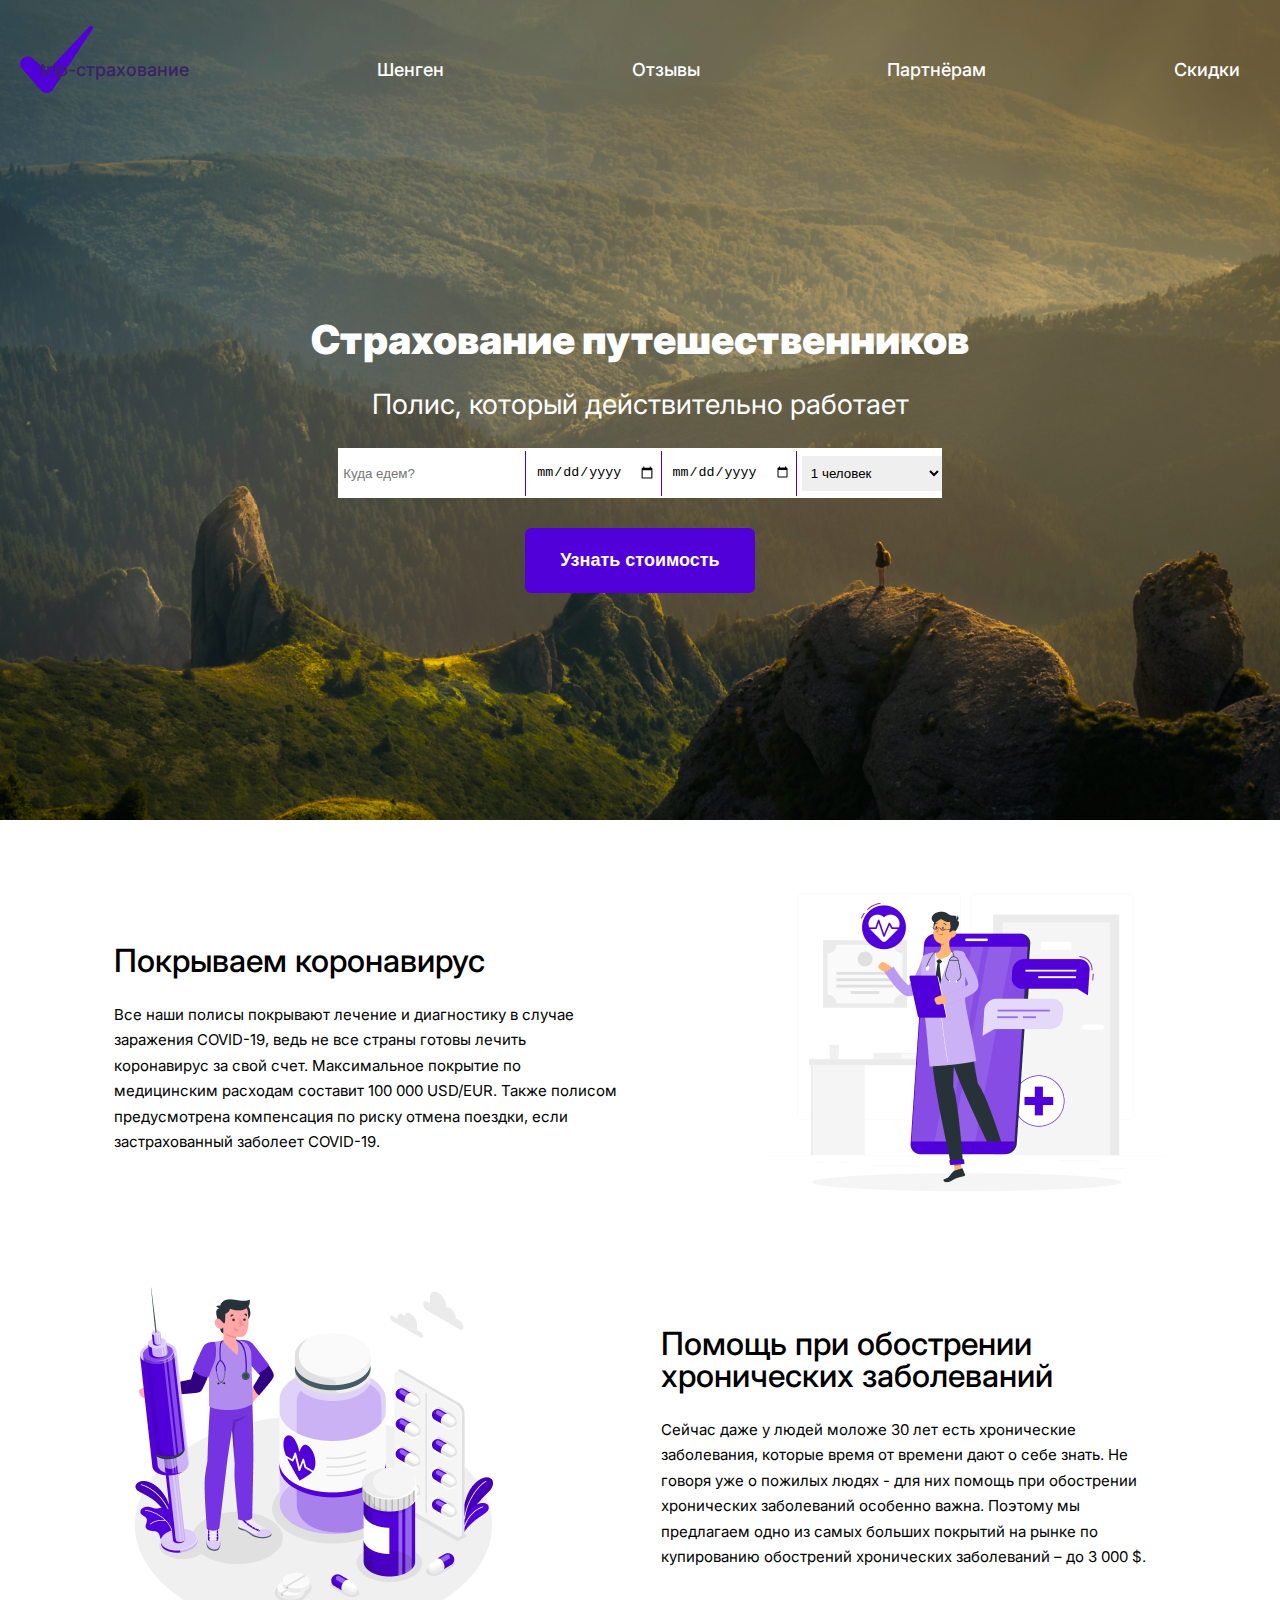
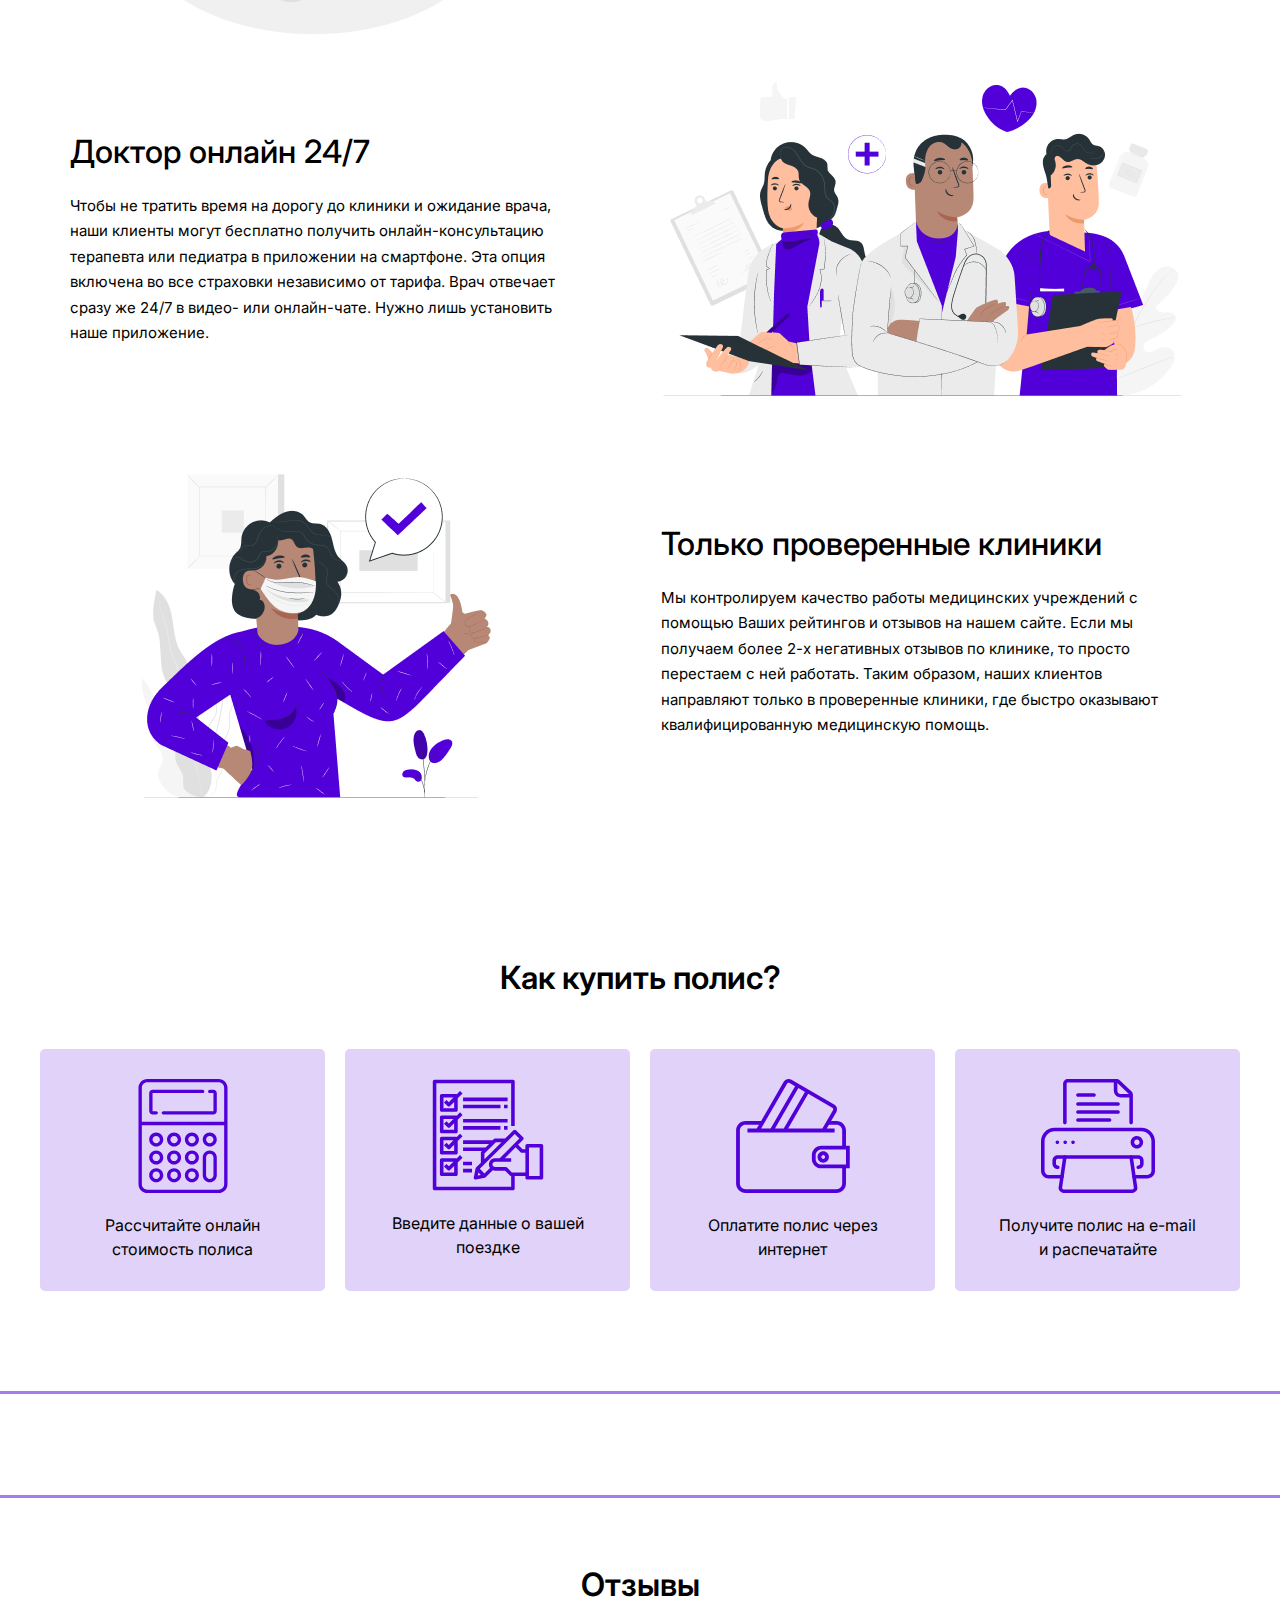
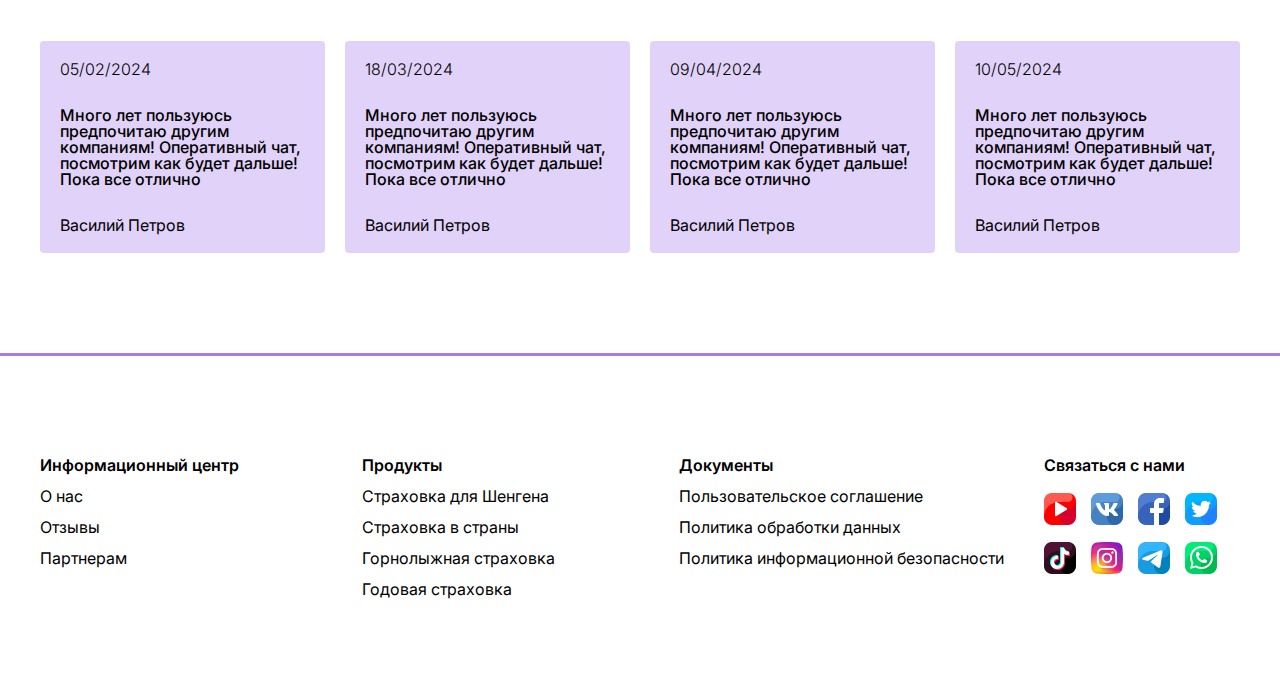
<file: index.html>
<!DOCTYPE html>
<html lang="en">
<head>
    <meta charset="UTF-8">
    <meta name="viewport" content="width=device-width, initial-scale=1.0">
    <title>Homepage</title>
    <link rel="stylesheet" href="../styles/reset.css">
    <link rel="stylesheet" href="style.css">
    <link rel="preconnect" href="https://fonts.googleapis.com">
    <link type="Image/x-icon" href="./assets/header-logo.svg" rel="icon">
    <link rel="preconnect" href="https://fonts.gstatic.com" crossorigin>
    <link href="https://fonts.googleapis.com/css2?family=Inter:ital,opsz,wght@0,14..32,100..900;1,14..32,100..900&display=swap" rel="stylesheet">
</head>
<body>
    
    <div class="welcome-block">
            <header class="header">
                <div class="container">
                    <nav class="header-nav active" id="menu">
                        <ul class="header-nav__list">
                            <li class="header-nav__list-item logo">
                                <a class="header-nav__list-item chosen" href="../index.html">trip-страхование</a>
                            </li>
                            <li class="header-nav__list-item">
                                <a class="header-nav__list-item" href="../schengen-page/index.html">Шенген</a>
                            </li>
                            <li class="header-nav__list-item">
                                <a class="header-nav__list-item" href="#reviews">Отзывы</a>
                            </li>
                            <li class="header-nav__list-item">
                                <a class="header-nav__list-item" href="../partner-page/index.html">Партнёрам</a>
                            </li>
                            <li class="header-nav__list-item ">
                                <a class="header-nav__list-item">Скидки</a>
                            </li>
                        </ul>
                    </nav>
                    <div class="burger" id="burger"></div>
                </div>
            </header>
            <section class="welcome-block__search">
                <div class="container">
                    <div class="welcome-block__search-wrapper">
                    <h1 class="welcome-block__search-title">Страхование путешественников</h1>
                    <h2 class="welcome-block__search-subtitle">Полис, который действительно работает</h2>
                    <div class="welcome-block__choose">
                        <input type="text" class="welcome-block__choose-input" placeholder="Куда едем?">
                        <input type="date" class="welcome-block__choose-input">
                        <input type="date" class="welcome-block__choose-input">
                        <form>
                            <select class="welcome-block__choose-select" id="person" name="person">
                            <option value="one">1 человек</option>
                            <option value="two">2 человека</option>
                            <option value="three">3 человека</option>
                            </select>
                        </form>
                    </div>
                    <button class="welcome-block__search-btn">Узнать стоимость</button>
                </div>
                </div>
            </section>
        
    </div>
    <main class="main">
        <section class="describe-block">
            <div class="container">
                <div class="describe-block__wrapper">
                    <div class="describe-block__param">
                        <div class="describe-block__param-text">
                            <p class="describe-block__param-title">Покрываем коронавирус</p>
                            <span class="describe-block__param-content">Все наши полисы покрывают лечение и диагностику в случае заражения COVID-19, ведь не все страны готовы лечить коронавирус
                                за свой счет. Максимальное покрытие по медицинским расходам составит 100 000 USD/EUR. Также полисом предусмотрена компенсация
                                по риску отмена поездки, если застрахованный заболеет COVID-19.
                            </span>
                        </div>
                        <img src="../assets/param1.png" alt="param">
                    </div>
                    <div class="describe-block__param">
                        <div class="describe-block__param-text">
                            <p class="describe-block__param-title">Помощь при обострении хронических заболеваний</p>
                            <span class="describe-block__param-content">Сейчас даже у людей моложе 30 лет есть хронические заболевания, которые время от времени дают о себе знать. 
                                Не говоря уже о пожилых людях - для них помощь при обострении хронических заболеваний особенно важна. Поэтому
                                мы предлагаем одно из самых больших покрытий на рынке по купированию обострений хронических заболеваний – до 3 000 $.
                            </span>
                        </div>
                        <img src="../assets/param2.png" alt="param">
                    </div>
                    <div class="describe-block__param">
                        <div class="describe-block__param-text">
                            <p class="describe-block__param-title">Доктор онлайн 24/7</p>
                            <span class="describe-block__param-content">Чтобы не тратить время на дорогу до клиники и ожидание врача, наши клиенты могут бесплатно получить 
                                онлайн-консультацию терапевта или педиатра в приложении на смартфоне. Эта опция включена во все страховки 
                                независимо от тарифа. Врач отвечает сразу же 24/7 в видео- или онлайн-чате. Нужно лишь установить наше приложение.
                            </span>
                        </div>
                        <img src="../assets/param3.png" alt="param">
                    </div>
                    <div class="describe-block__param">
                        <div class="describe-block__param-text">
                            <p class="describe-block__param-title">Только проверенные клиники</p>
                            <span class="describe-block__param-content">Мы контролируем качество работы медицинских учреждений с помощью Ваших рейтингов и отзывов на нашем сайте. 
                                Если мы получаем более 2-х негативных отзывов по клинике, то просто перестаем с ней работать. Таким образом, 
                                наших клиентов направляют только в проверенные клиники, где быстро оказывают квалифицированную медицинскую помощь.
                            </span>
                        </div>
                        <img src="../assets/param4.png" alt="param">
                    </div>
                </div>
            </div>
        </section>
        <section class="bying-block">
            <div class="container">
                <div class="bying-block__wrapper">
                    <h2 class="bying-block__title">Как купить полис?</h2>
                        <div class="bying-block__steps">
                            <div class="bying-block__step-item">
                                <img class="bying-block__step-img" src="../assets/step1.svg" alt="step-img">
                                <p class="bying-block__step-text">Рассчитайте онлайн<br> стоимость полиса</p>
                            </div>
                            <div class="bying-block__step-item">
                                <img class="bying-block__step-img" src="../assets/step2.svg" alt="step-img">
                                <p class="bying-block__step-text">Введите данные о вашей <br>поездке</p>
                            </div>
                            <div class="bying-block__step-item">
                                <img class="bying-block__step-img" src="../assets/step3.svg" alt="step-img">
                                <p class="bying-block__step-text">Оплатите полис через<br> интернет</p>
                            </div>
                            <div class="bying-block__step-item">
                                <img class="bying-block__step-img" src="../assets/step4.svg" alt="step-img">
                                <p class="bying-block__step-text">Получите полис на e-mail<br> 
                                и распечатайте</p>
                            </div>
                        </div>
                </div>     
            </div>
        </section>
        <hr>
        <hr>
        <section class="reviews-block">
            <a name="reviews"></a>
            <div class="container">
                <div class="reviews-block__wrapper">
                    <h2 class="reviews-block__title">Отзывы</h2>
                    <div class="reviews-block__slider">
                    <div class="reviews-block__item active">
                        <p class="reviews-block__item-date">05/02/2024</p>
                        <span class="reviews-block__item-text">Много лет пользуюсь предпочитаю другим компаниям!
                            Оперативный чат, посмотрим как будет дальше! Пока все отлично</span>
                        <p class="reviews-block__item-name">Василий Петров</p>
                    </div>
                    <div class="reviews-block__item">
                        <p class="reviews-block__item-date">18/03/2024</p>
                        <span class="reviews-block__item-text">Много лет пользуюсь предпочитаю другим компаниям!
                            Оперативный чат, посмотрим как будет дальше! Пока все отлично</span>
                        <p class="reviews-block__item-name">Василий Петров</p>
                    </div>
                    <div class="reviews-block__item">
                        <p class="reviews-block__item-date">09/04/2024</p>
                        <span class="reviews-block__item-text">Много лет пользуюсь предпочитаю другим компаниям!
                            Оперативный чат, посмотрим как будет дальше! Пока все отлично</span>
                        <p class="reviews-block__item-name">Василий Петров</p>
                    </div>
                    <div class="reviews-block__item">
                        <p class="reviews-block__item-date">10/05/2024</p>
                        <span class="reviews-block__item-text">Много лет пользуюсь предпочитаю другим компаниям!
                            Оперативный чат, посмотрим как будет дальше! Пока все отлично</span>
                        <p class="reviews-block__item-name">Василий Петров</p>
                    </div>
                </div>
            </div>
        </div>
        </section>
    </main>
    <hr>
    <footer class="footer">
        <div class="container">
            <div class="footer-wrapper">
                <div class="footer-content">
                    <div class="footer-content__info">
                        <ul class="footer-content__list">
                            <li class="footer-content__item">
                                <a class="footer-content__item-title">Информационный центр</a>
                            </li>
                            <li class="footer-content__item">
                                <a class="footer-content__item-text">О нас</a>
                            </li>
                            <li class="footer-content__item">
                                <a class="footer-content__item-text">Отзывы</a>
                            </li>
                            <li class="footer-content__item">
                                <a class="footer-content__item-text">Партнерам</a>
                            </li>
                        </ul>
                    </div>
                    <div class="footer-content__products">
                        <ul class="footer-content__list">
                            <li class="footer-content__item">
                                <a class="footer-content__item-title">Продукты</a>
                            </li>
                            <li class="footer-content__item">
                                <a class="footer-content__item-text">Страховка для Шенгена</a>
                            </li>
                            <li class="footer-content__item">
                                <a class="footer-content__item-text">Страховка в страны</a>
                            </li>
                            <li class="footer-content__item">
                                <a class="footer-content__item-text">Горнолыжная страховка</a>
                            </li>
                            <li class="footer-content__item">
                                <a class="footer-content__item-text">Годовая страховка</a>
                            </li>
                        </ul>
                    </div>
                    <div class="footer-content__partners">
                        <ul class="footer-content__list">
                            <li class="footer-content__item">
                                <a class="footer-content__item-title">Документы</a>
                            </li>
                            <li class="footer-content__item">
                                <a class="footer-content__item-text">Пользовательское соглашение</a>
                            </li>
                            <li class="footer-content__item">
                                <a class="footer-content__item-text">Политика обработки данных</a>
                            </li>
                            <li class="footer-content__item">
                                <a class="footer-content__item-text">Политика информационной безопасности </a>
                            </li>
                        </ul>
                    </div>
                </div>
                <div class="footer-social">
                        <div class="footer-social__wrapper">
                            <p class="footer-social__title">Связаться с нами </p>
                            <div class="footer-social__block">
                                <a href="https://www.youtube.com/">
                                    <img src="../assets/youtube.png" alt="youtube-img" class="footer-social__img">
                                </a>
                                <a href="https://vk.com/">
                                    <img src="../assets/vk.png" alt="vkontakte-img" class="footer-social__img">
                                </a>
                                <a href="https://www.facebook.com/">
                                    <img src="../assets/facebook.png" alt="facebook-img" class="footer-social__img">
                                </a>
                                <a href="https://x.com/">
                                    <img src="../assets/twitter.png" alt="twitter-img" class="footer-social__img">
                                </a>
                                <a href="https://www.tiktok.com/">
                                    <img src="../assets/tiktok.png" alt="tiktok-img" class="footer-social__img">
                                </a>
                                <a href="https://www.instagram.com/">
                                    <img src="../assets/instagram.png" alt="instagram-img" class="footer-social__img">
                                </a>
                                <a href="https://web.telegram.org/">
                                    <img src="../assets/telegram.png" alt="telegram-img" class="footer-social__img">
                                </a>
                                <a href="https://www.whatsapp.com/">
                                    <img src="../assets/whatsapp.png" alt="whatsapp-img" class="footer-social__img">
                                </a>
                            </div>
                        </div> 
                </div>
            </div>
        </div>
    </footer>
    <script src="./main.js"></script>
</body>
</html>
</file>
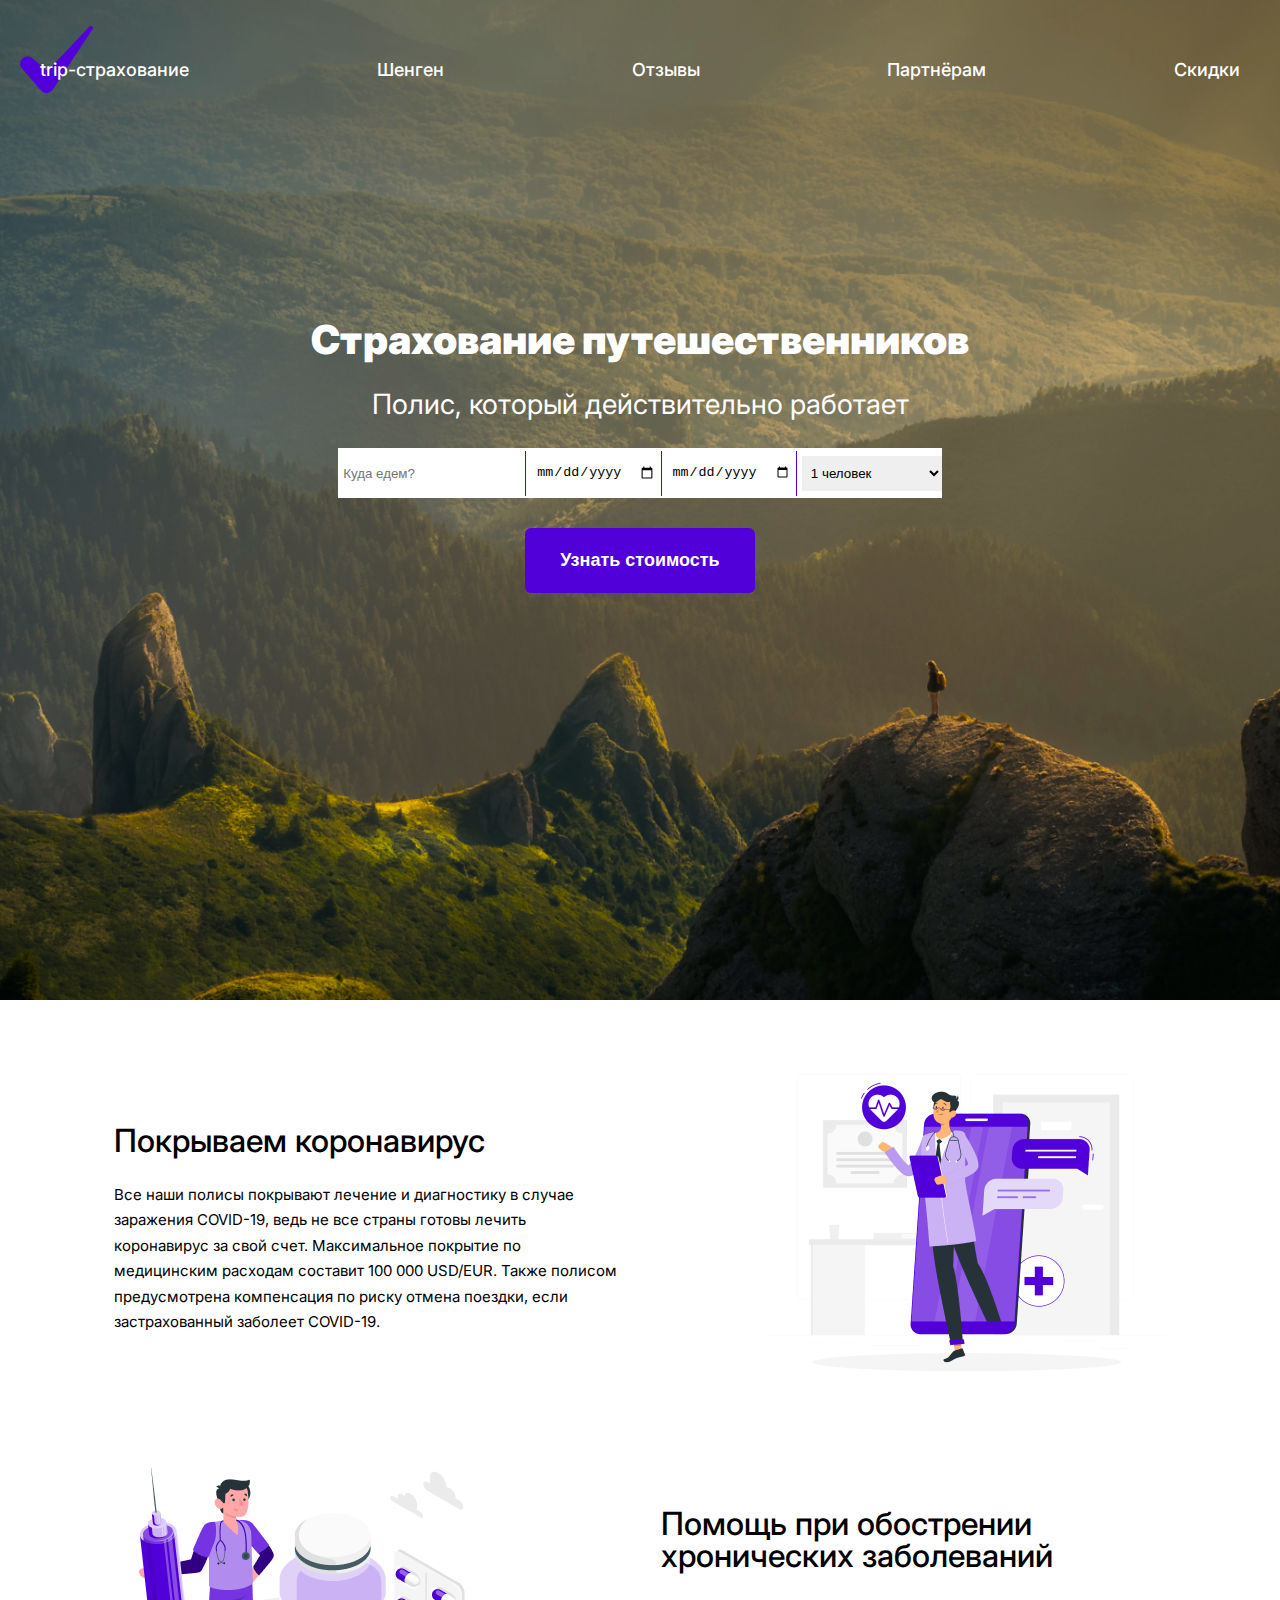
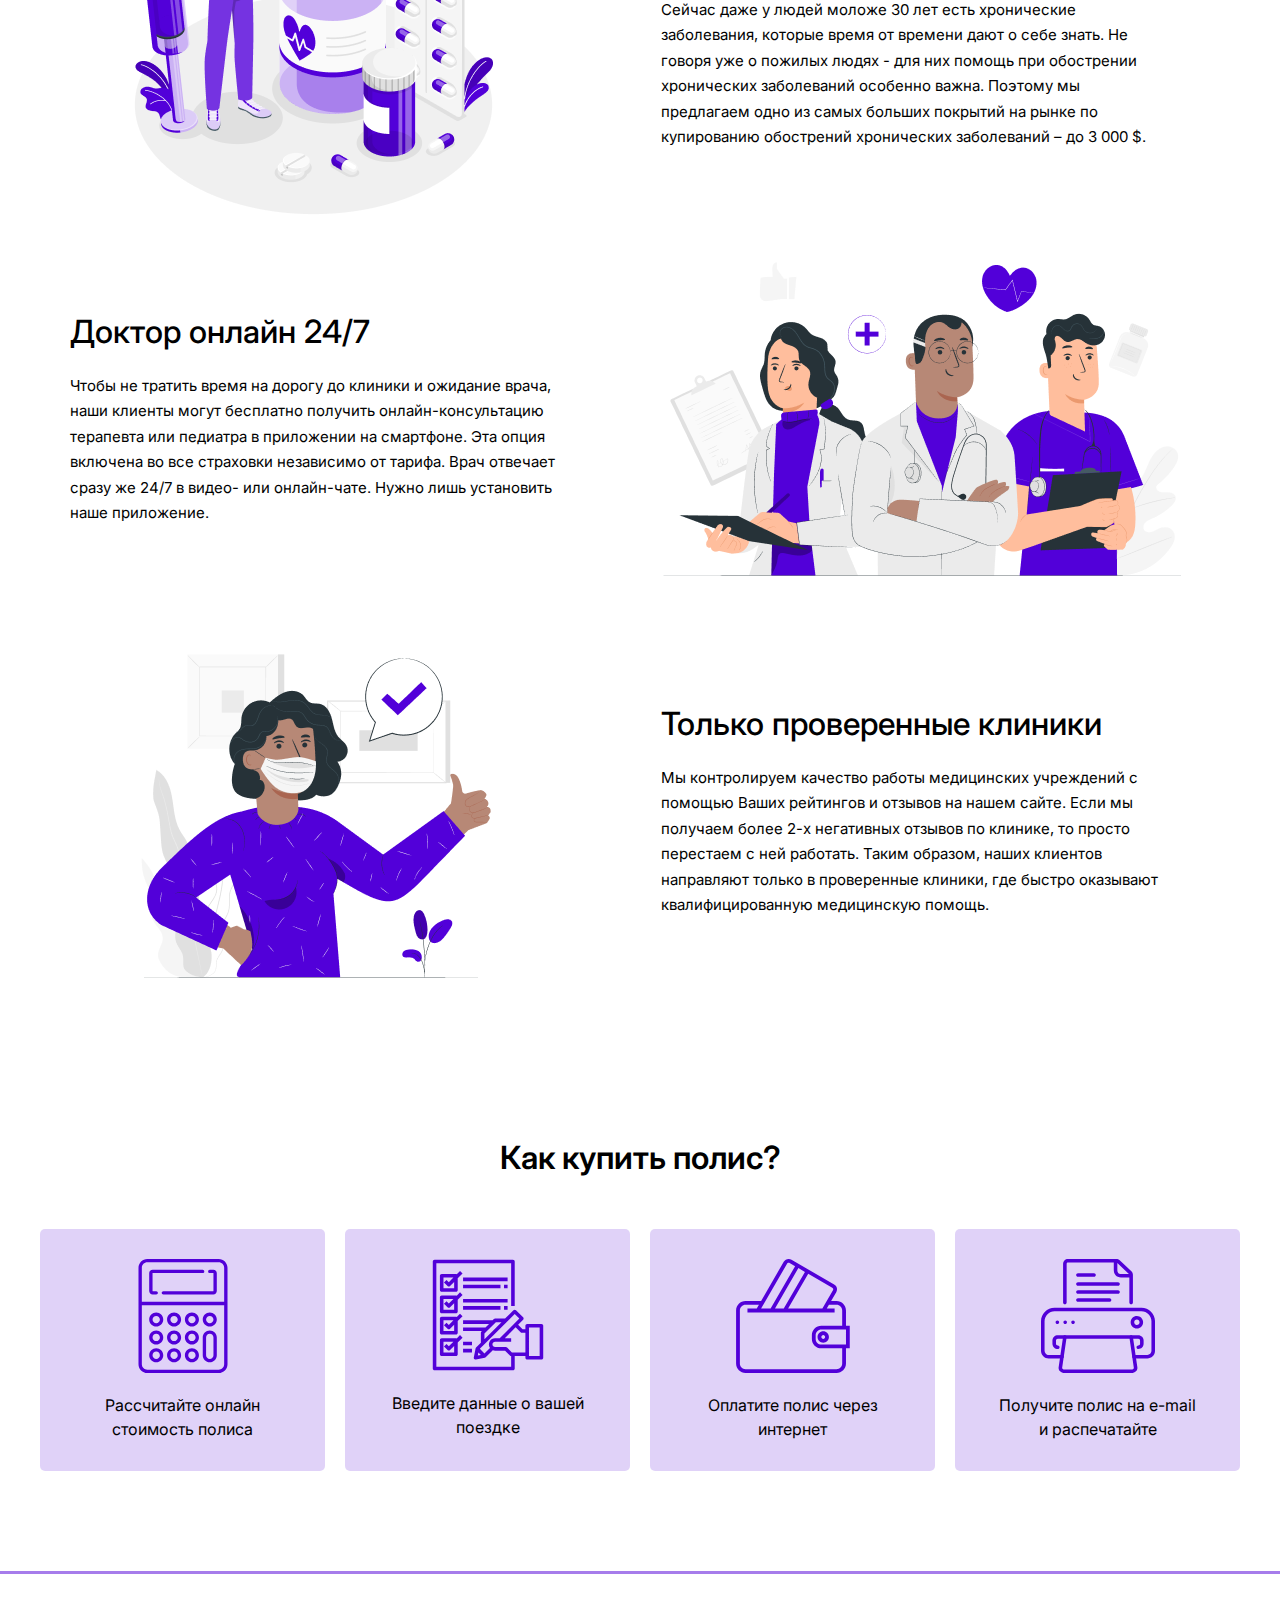
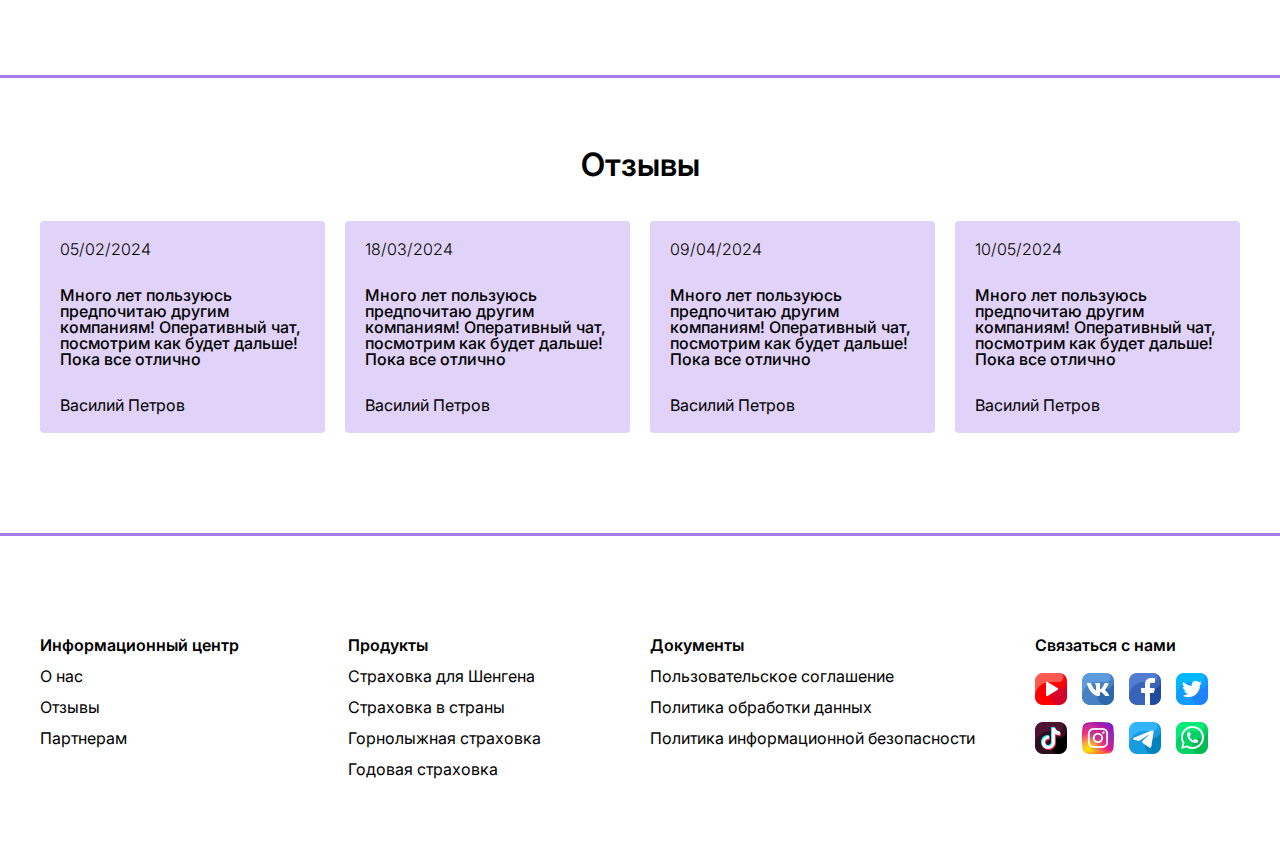
<file: homepage/index.html>
<!DOCTYPE html>
<html lang="en">
<head>
    <meta charset="UTF-8">
    <meta name="viewport" content="width=device-width, initial-scale=1.0">
    <title>Homepage</title>
    <link rel="stylesheet" href="../styles/reset.css">
    <link rel="stylesheet" href="style.css">
    <link rel="preconnect" href="https://fonts.googleapis.com">
    <link rel="preconnect" href="https://fonts.gstatic.com" crossorigin>
    <link href="https://fonts.googleapis.com/css2?family=Inter:ital,opsz,wght@0,14..32,100..900;1,14..32,100..900&display=swap" rel="stylesheet">
</head>
<body>
    <div class="welcome-block">
            <header class="header">
                <div class="container">
                    <nav class="header-nav">
                        <ul class="header-nav__list">
                            <li class="header-nav__list-item logo">
                                <a class="header-nav__list-item" href="">trip-страхование</a>
                            </li>
                            <li class="header-nav__list-item">
                                <a class="header-nav__list-item" href="../schengen-page/index.html">Шенген</a>
                            </li>
                            <li class="header-nav__list-item">
                                <a class="header-nav__list-item" href="#reviews">Отзывы</a>
                            </li>
                            <li class="header-nav__list-item">
                                <a class="header-nav__list-item" href="../partner-page/index.html">Партнёрам</a>
                            </li>
                            <li class="header-nav__list-item ">
                                <a class="header-nav__list-item">Скидки</a>
                            </li>
                        </ul>
                    </nav>
                </div>
            </header>
            <section class="welcome-block__search">
                <div class="container">
                    <div class="welcome-block__search-wrapper">
                    <h1 class="welcome-block__search-title">Страхование путешественников</h1>
                    <h2 class="welcome-block__search-subtitle">Полис, который действительно работает</h2>
                    <div class="welcome-block__choose">
                        <input type="text" class="welcome-block__choose-input" placeholder="Куда едем?">
                        <input type="date" class="welcome-block__choose-input">
                        <input type="date" class="welcome-block__choose-input">
                        <form>
                            <select class="welcome-block__choose-select" id="person" name="person">
                            <option value="one">1 человек</option>
                            <option value="two">2 человека</option>
                            <option value="three">3 человека</option>
                            </select>
                        </form>
                    </div>
                    <button class="welcome-block__search-btn">Узнать стоимость</button>
                </div>
                </div>
            </section>
        
    </div>
    <main class="main">
        <section class="describe-block">
            <div class="container">
                <div class="describe-block__wrapper">
                    <div class="describe-block__param">
                        <div class="describe-block__param-text">
                            <p class="describe-block__param-title">Покрываем коронавирус</p>
                            <span class="describe-block__param-content">Все наши полисы покрывают лечение и диагностику в случае заражения COVID-19, ведь не все страны готовы лечить коронавирус
                                за свой счет. Максимальное покрытие по медицинским расходам составит 100 000 USD/EUR. Также полисом предусмотрена компенсация
                                по риску отмена поездки, если застрахованный заболеет COVID-19.
                            </span>
                        </div>
                        <img src="../assets/param1.png" alt="param">
                    </div>
                    <div class="describe-block__param">
                        <div class="describe-block__param-text">
                            <p class="describe-block__param-title">Помощь при обострении хронических заболеваний</p>
                            <span class="describe-block__param-content">Сейчас даже у людей моложе 30 лет есть хронические заболевания, которые время от времени дают о себе знать. 
                                Не говоря уже о пожилых людях - для них помощь при обострении хронических заболеваний особенно важна. Поэтому
                                мы предлагаем одно из самых больших покрытий на рынке по купированию обострений хронических заболеваний – до 3 000 $.
                            </span>
                        </div>
                        <img src="../assets/param2.png" alt="param">
                    </div>
                    <div class="describe-block__param">
                        <div class="describe-block__param-text">
                            <p class="describe-block__param-title">Доктор онлайн 24/7</p>
                            <span class="describe-block__param-content">Чтобы не тратить время на дорогу до клиники и ожидание врача, наши клиенты могут бесплатно получить 
                                онлайн-консультацию терапевта или педиатра в приложении на смартфоне. Эта опция включена во все страховки 
                                независимо от тарифа. Врач отвечает сразу же 24/7 в видео- или онлайн-чате. Нужно лишь установить наше приложение.
                            </span>
                        </div>
                        <img src="../assets/param3.png" alt="param">
                    </div>
                    <div class="describe-block__param">
                        <div class="describe-block__param-text">
                            <p class="describe-block__param-title">Только проверенные клиники</p>
                            <span class="describe-block__param-content">Мы контролируем качество работы медицинских учреждений с помощью Ваших рейтингов и отзывов на нашем сайте. 
                                Если мы получаем более 2-х негативных отзывов по клинике, то просто перестаем с ней работать. Таким образом, 
                                наших клиентов направляют только в проверенные клиники, где быстро оказывают квалифицированную медицинскую помощь.
                            </span>
                        </div>
                        <img src="../assets/param4.png" alt="param">
                    </div>
                </div>
            </div>
        </section>
        <section class="bying-block">
            <div class="container">
                <div class="bying-block__wrapper">
                    <h2 class="bying-block__title">Как купить полис?</h2>
                        <div class="bying-block__steps">
                            <div class="bying-block__step-item">
                                <img class="bying-block__step-img" src="../assets/step1.svg" alt="step-img">
                                <p class="bying-block__step-text">Рассчитайте онлайн<br> стоимость полиса</p>
                            </div>
                            <div class="bying-block__step-item">
                                <img class="bying-block__step-img" src="../assets/step2.svg" alt="step-img">
                                <p class="bying-block__step-text">Введите данные о вашей <br>поездке</p>
                            </div>
                            <div class="bying-block__step-item">
                                <img class="bying-block__step-img" src="../assets/step3.svg" alt="step-img">
                                <p class="bying-block__step-text">Оплатите полис через<br> интернет</p>
                            </div>
                            <div class="bying-block__step-item">
                                <img class="bying-block__step-img" src="../assets/step4.svg" alt="step-img">
                                <p class="bying-block__step-text">Получите полис на e-mail<br> 
                                и распечатайте</p>
                            </div>
                        </div>
                </div>     
            </div>
        </section>
        <hr>
        <hr>
        <section class="reviews-block">
            <a name="reviews"></a>
            <div class="container">
                <div class="reviews-block__wrapper">
                    <h2 class="reviews-block__title">Отзывы</h2>
                    <div class="reviews-block__slider">
                    <div class="reviews-block__item">
                        <p class="reviews-block__item-date">05/02/2024</p>
                        <span class="reviews-block__item-text">Много лет пользуюсь предпочитаю другим компаниям!
                            Оперативный чат, посмотрим как будет дальше! Пока все отлично</span>
                        <p class="reviews-block__item-name">Василий Петров</p>
                    </div>
                    <div class="reviews-block__item">
                        <p class="reviews-block__item-date">18/03/2024</p>
                        <span class="reviews-block__item-text">Много лет пользуюсь предпочитаю другим компаниям!
                            Оперативный чат, посмотрим как будет дальше! Пока все отлично</span>
                        <p class="reviews-block__item-name">Василий Петров</p>
                    </div>
                    <div class="reviews-block__item">
                        <p class="reviews-block__item-date">09/04/2024</p>
                        <span class="reviews-block__item-text">Много лет пользуюсь предпочитаю другим компаниям!
                            Оперативный чат, посмотрим как будет дальше! Пока все отлично</span>
                        <p class="reviews-block__item-name">Василий Петров</p>
                    </div>
                    <div class="reviews-block__item">
                        <p class="reviews-block__item-date">10/05/2024</p>
                        <span class="reviews-block__item-text">Много лет пользуюсь предпочитаю другим компаниям!
                            Оперативный чат, посмотрим как будет дальше! Пока все отлично</span>
                        <p class="reviews-block__item-name">Василий Петров</p>
                    </div>
                </div>
            </div>
        </div>
        </section>
    </main>
    <hr>
    <footer class="footer">
        <div class="container">
            <div class="footer-wrapper">
                <div class="footer-content">
                    <div class="footer-content__info">
                        <ul class="footer-content__list">
                            <li class="footer-content__item">
                                <a class="footer-content__item-title">Информационный центр</a>
                            </li>
                            <li class="footer-content__item">
                                <a class="footer-content__item-text">О нас</a>
                            </li>
                            <li class="footer-content__item">
                                <a class="footer-content__item-text">Отзывы</a>
                            </li>
                            <li class="footer-content__item">
                                <a class="footer-content__item-text">Партнерам</a>
                            </li>
                        </ul>
                    </div>
                    <div class="footer-content__products">
                        <ul class="footer-content__list">
                            <li class="footer-content__item">
                                <a class="footer-content__item-title">Продукты</a>
                            </li>
                            <li class="footer-content__item">
                                <a class="footer-content__item-text">Страховка для Шенгена</a>
                            </li>
                            <li class="footer-content__item">
                                <a class="footer-content__item-text">Страховка в страны</a>
                            </li>
                            <li class="footer-content__item">
                                <a class="footer-content__item-text">Горнолыжная страховка</a>
                            </li>
                            <li class="footer-content__item">
                                <a class="footer-content__item-text">Годовая страховка</a>
                            </li>
                        </ul>
                    </div>
                    <div class="footer-content__partners">
                        <ul class="footer-content__list">
                            <li class="footer-content__item">
                                <a class="footer-content__item-title">Документы</a>
                            </li>
                            <li class="footer-content__item">
                                <a class="footer-content__item-text">Пользовательское соглашение</a>
                            </li>
                            <li class="footer-content__item">
                                <a class="footer-content__item-text">Политика обработки данных</a>
                            </li>
                            <li class="footer-content__item">
                                <a class="footer-content__item-text">Политика информационной безопасности </a>
                            </li>
                        </ul>
                    </div>
                </div>
                <div class="footer-social">
                    <div class="container">
                        <div class="footer-social__wrapper">
                            <p class="footer-social__title">Связаться с нами </p>
                            <div class="footer-social__block">
                                <a><img src="../assets/youtube.png" alt="youtube-img" class="footer-social__img"></a>
                                <a><img src="../assets/vk.png" alt="vkontakte-img" class="footer-social__img"></a>
                                <a><img src="../assets/facebook.png" alt="facebook-img" class="footer-social__img"></a>
                                <a><img src="../assets/twitter.png" alt="twitter-img" class="footer-social__img"></a>
                                <a><img src="../assets/tiktok.png" alt="tiktok-img" class="footer-social__img"></a>
                                <a><img src="../assets/instagram.png" alt="instagram-img" class="footer-social__img"></a>
                                <a><img src="../assets/telegram.png" alt="telegram-img" class="footer-social__img"></a>
                                <a><img src="../assets/whatsapp.png" alt="whatsapp-img" class="footer-social__img"></a>
                            </div>
                        </div> 
                    </div>
                </div>
            </div>
        </div>
    </footer>
</body>
</html>
</file>
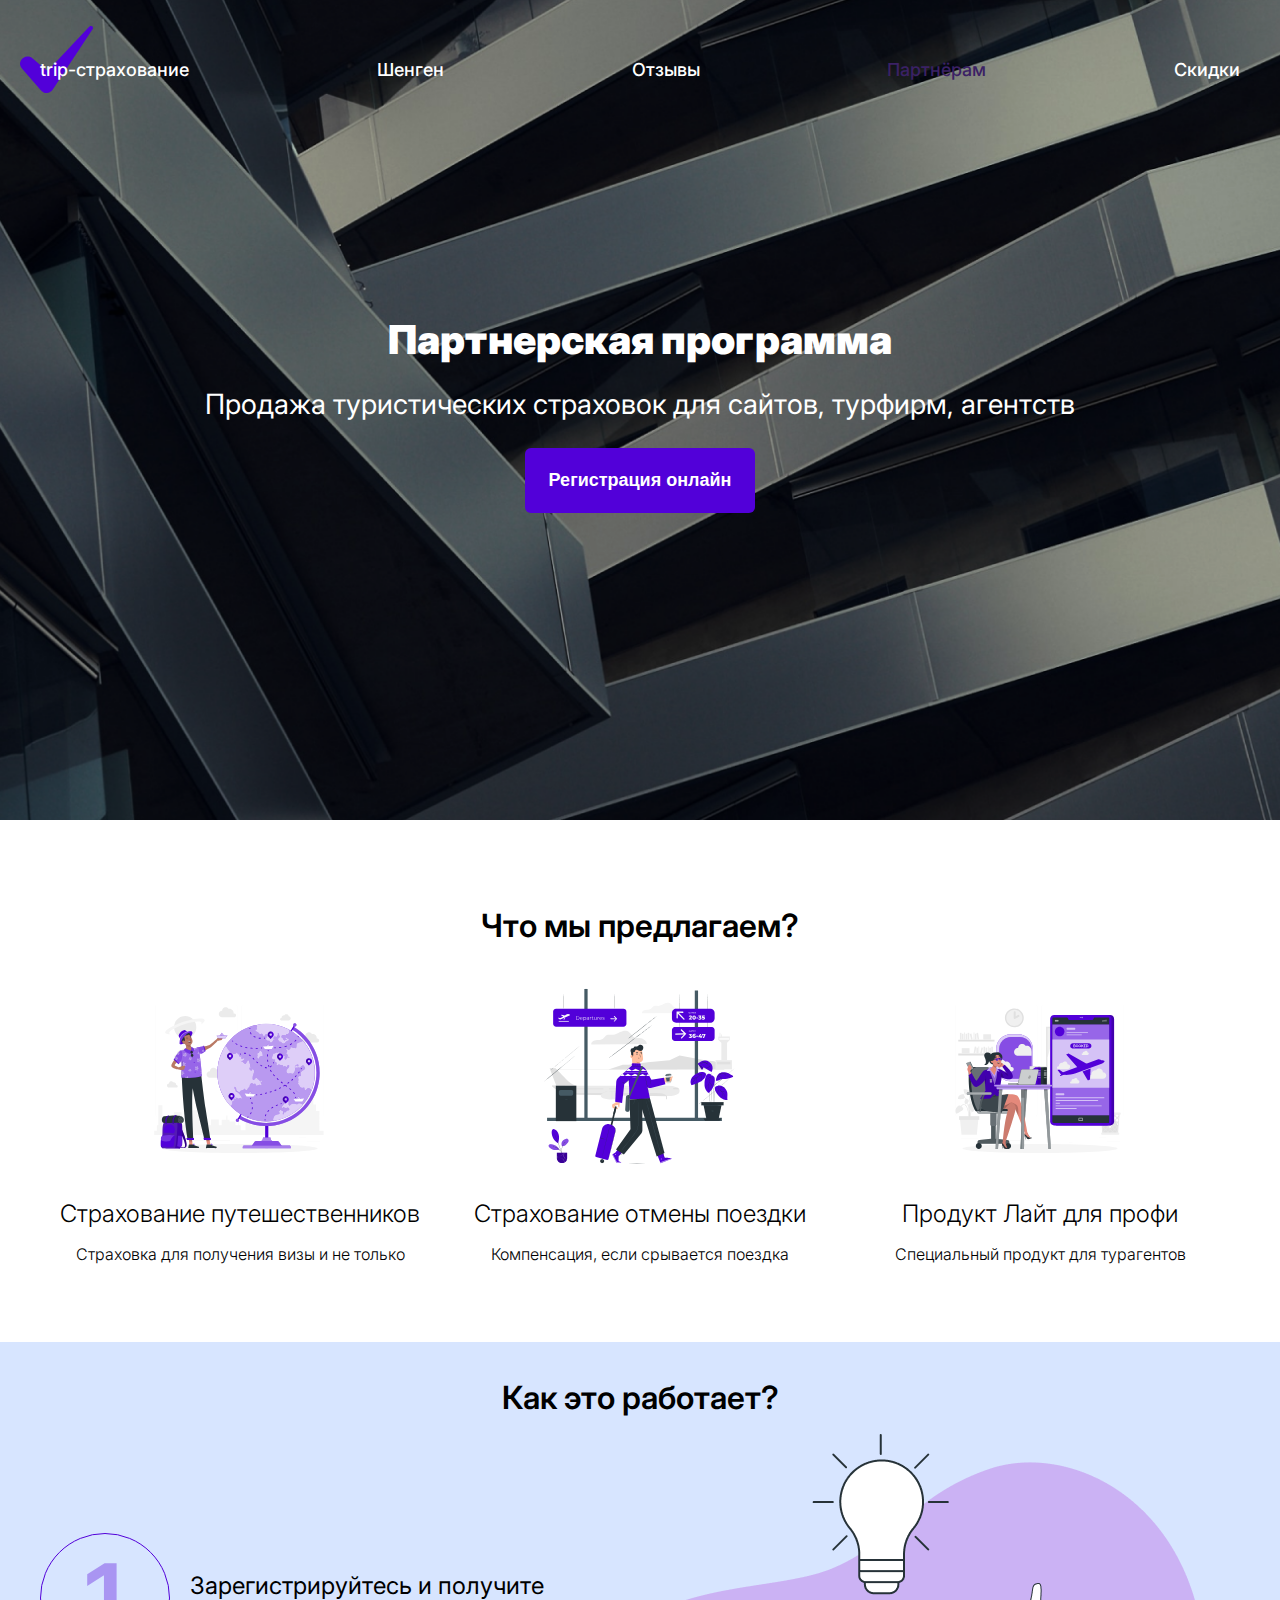
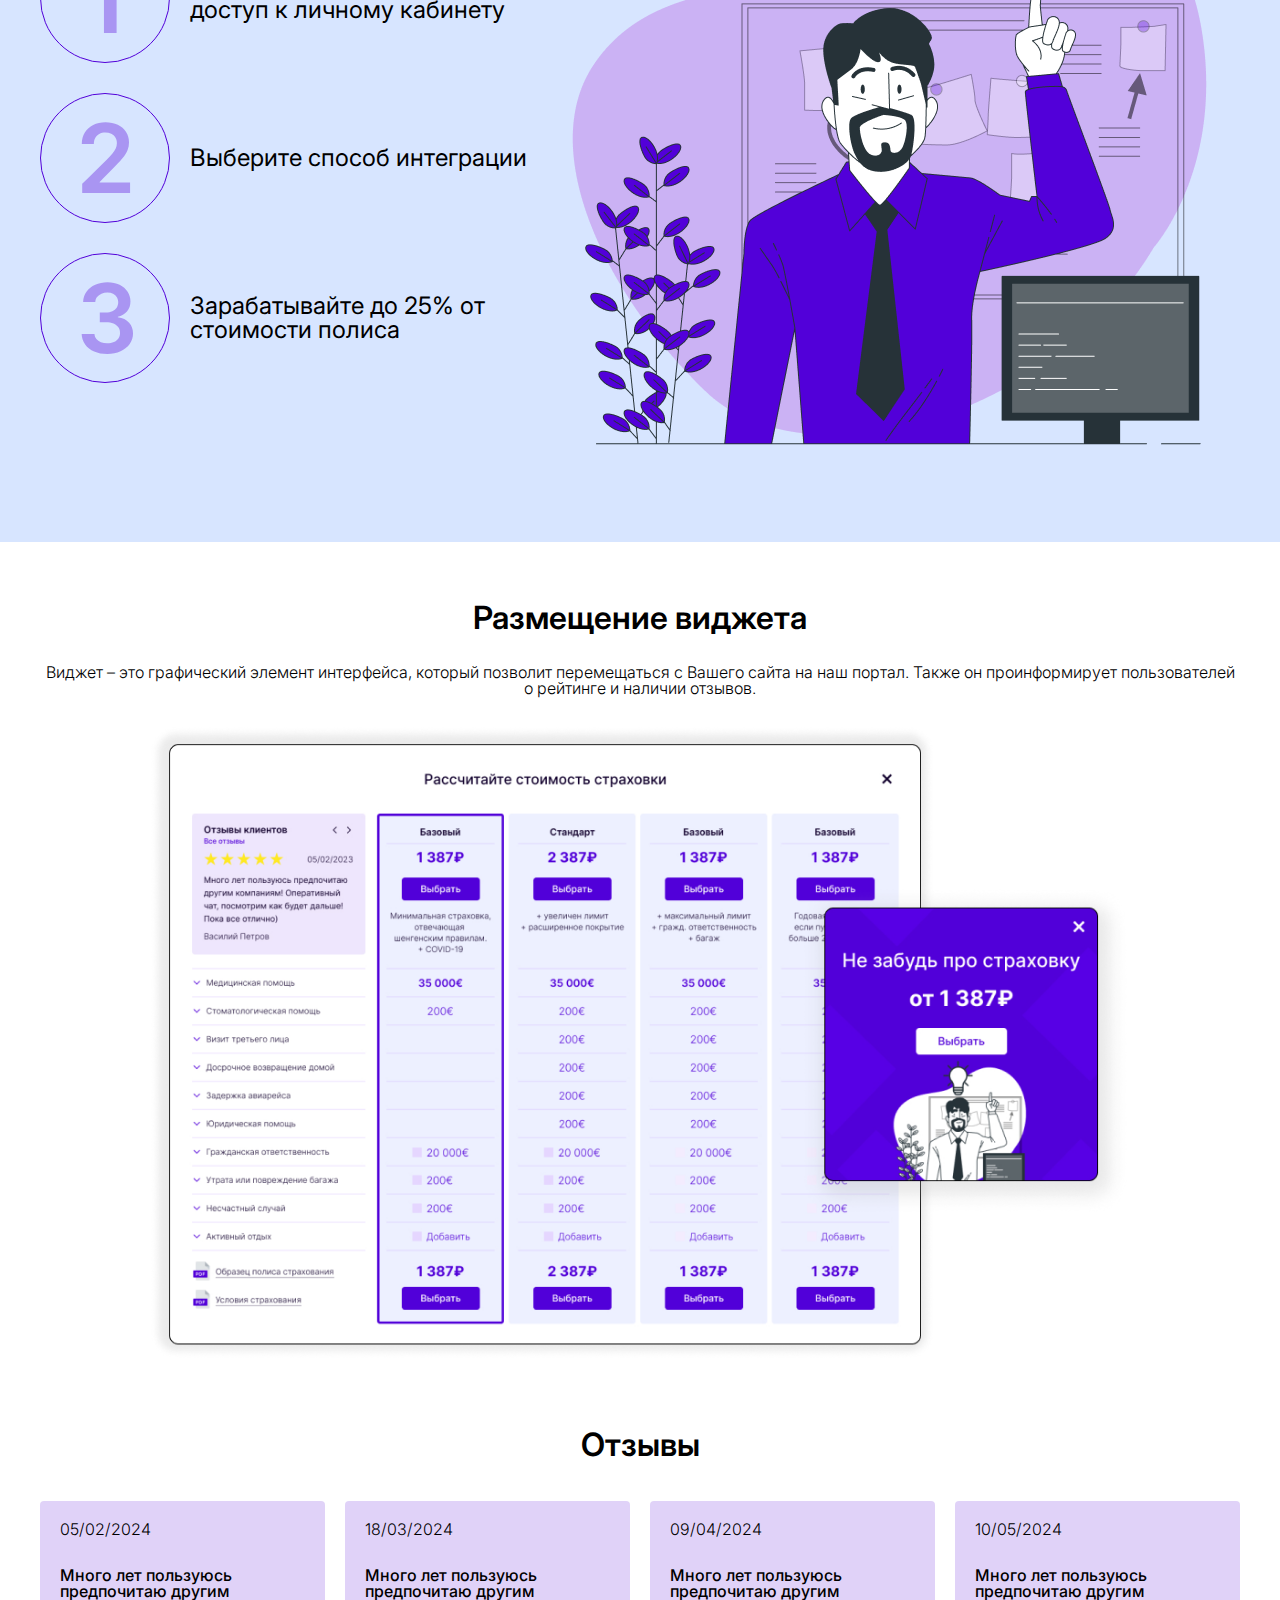
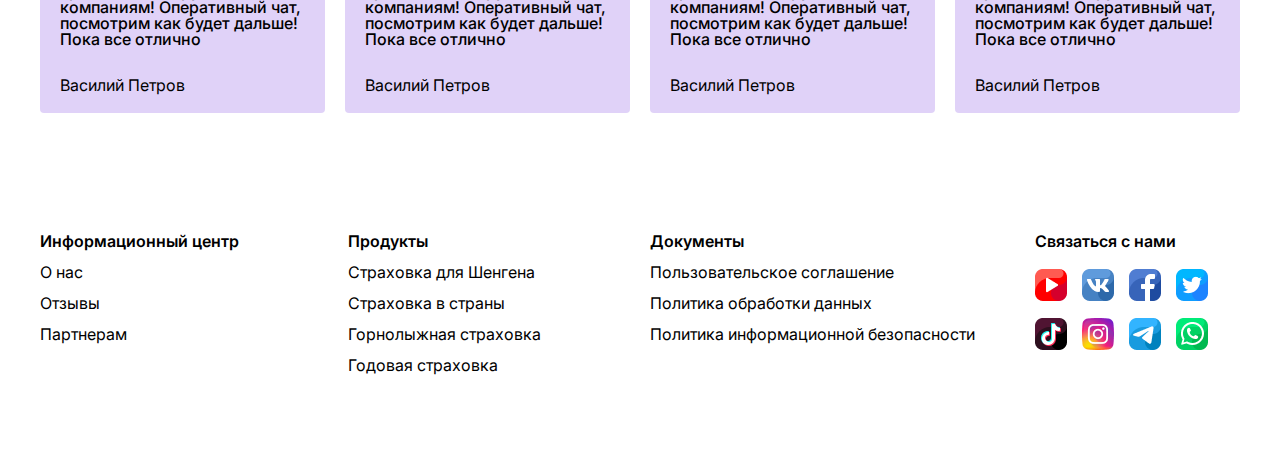
<file: partner-page/index.html>
<!DOCTYPE html>
<html lang="en">
<head>
    <meta charset="UTF-8">
    <meta name="viewport" content="width=device-width, initial-scale=1.0">
    <link rel="stylesheet" href="../styles/reset.css">
    <link type="Image/x-icon" href="./assets/header-logo.svg" rel="icon">
    <link rel="stylesheet" href="style.css">
    <link rel="preconnect" href="https://fonts.googleapis.com">
    <link rel="preconnect" href="https://fonts.gstatic.com" crossorigin>
    <link href="https://fonts.googleapis.com/css2?family=Inter:ital,opsz,wght@0,14..32,100..900;1,14..32,100..900&display=swap" rel="stylesheet">
    <title>For partners</title>
</head>
<body>
    <div class="welcome-block">
        <header class="header">
            <div class="container">
                <nav class="header-nav active" id="menu">
                    <ul class="header-nav__list">
                        <li class="header-nav__list-item logo">
                            <a class="header-nav__list-item" href="../index.html">trip-страхование</a>
                        </li>
                        <li class="header-nav__list-item">
                            <a class="header-nav__list-item" href="../schengen-page/index.html">Шенген</a>
                        </li>
                        <li class="header-nav__list-item">
                            <a class="header-nav__list-item" href="#reviews">Отзывы</a>
                        </li>
                        <li class="header-nav__list-item">
                            <a class="header-nav__list-item chosen" href="../partner-page/index.html">Партнёрам</a>
                        </li>
                        <li class="header-nav__list-item ">
                            <a class="header-nav__list-item">Скидки</a>
                        </li>
                    </ul>
                </nav>
                <div class="burger" id="burger"></div>
            </div>
        </header>
        <section class="welcome-block__search">
            <div class="container">
                <div class="welcome-block__search-wrapper">
                <h1 class="welcome-block__search-title">Партнерская программа</h1>
                <h2 class="welcome-block__search-subtitle">Продажа туристических страховок для сайтов, турфирм, агентств</h2>
                <button class="welcome-block__search-btn">Регистрация онлайн</button>
            </div>
            </div>
        </section>
</div>

<main class="main">
    <section class="offers-block">
        <div class="container">
            <div class="offers-block__wrapper">
                <h2 class="offers-block__title">Что мы предлагаем?</h2>
                <div class="offers-block__list">
                    <div class="offers-block__item">
                        <img src="../assets//offers1.svg" alt="offers-img" class="offers-block__item-img">
                        <h3 class="offers-block__item-title">Страхование путешественников</h3>
                        <p class="offers-block__item-text">Страховка для получения визы и не только</p>
                    </div>
                    <div class="offers-block__item">
                        <img src="../assets//offers2.svg" alt="offers-img" class="offers-block__item-img">
                        <h3 class="offers-block__item-title">Страхование отмены поездки</h3>
                        <p class="offers-block__item-text">Компенсация, если срывается поездка</p>
                    </div>
                    <div class="offers-block__item">
                        <img src="../assets//offers3.svg" alt="offers-img" class="offers-block__item-img">
                        <h3 class="offers-block__item-title">Продукт Лайт для профи</h3>
                        <p class="offers-block__item-text">Специальный продукт для турагентов</p>
                    </div>
                </div>
            </div>
        </div>
    </section>
    <section class="work-block">
        <div class="container">
            <div class="work-block__wrapper">
                <h2 class="work-block__title">Как это работает?</h2>
                <div class="work-block__content">
                    <ul class="work-block__content-list">
                        <li class="work-block__content-item">
                            <img src="../assets/work1.svg" alt="step1" class="work-block__content-img">
                            <p class="work-block__content-text">Зарегистрируйтесь и получите доступ к личному кабинету</p>
                        </li>
                        <li class="work-block__content-item">
                             <img src="../assets/work2.svg" alt="step2" class="work-block__content-img">
                            <p class="work-block__content-text">Выберите способ интеграции</p>
                        </li>
                        <li class="work-block__content-item">
                            <img src="../assets/work3.svg" alt="step3" class="work-block__content-img">
                            <p class="work-block__content-text">Зарабатывайте до 25% от стоимости полиса</p>
                        </li>
                    </ul>
                    <img src="../assets/work-idea.png" alt="work-content__img" class="work-block__idea-img">
                </div>
            </div>
        </div>
    </section>
    <section class="widget-block">
        <div class="container">
            <div class="widget-block__wrapper">
                <h2 class="widget-block__title">Размещение виджета</h2>
                <span class="widget-block__text">Виджет – это графический элемент интерфейса, который позволит перемещаться с 
                    Вашего сайта на наш портал. Также он проинформирует пользователей о рейтинге и наличии отзывов.
                </span>
                <img src="../assets/partners-vidget.png" alt="widget-image" class="widget-block__img">
            </div>
    </section>
    <section class="reviews-block">
        <a name="reviews"></a>
        <div class="container">
            <div class="reviews-block__wrapper">
                <h2 class="reviews-block__title">Отзывы</h2>
                <div class="reviews-block__slider">
                <div class="reviews-block__item">
                    <p class="reviews-block__item-date">05/02/2024</p>
                    <span class="reviews-block__item-text">Много лет пользуюсь предпочитаю другим компаниям!
                        Оперативный чат, посмотрим как будет дальше! Пока все отлично</span>
                    <p class="reviews-block__item-name">Василий Петров</p>
                </div>
                <div class="reviews-block__item">
                    <p class="reviews-block__item-date">18/03/2024</p>
                    <span class="reviews-block__item-text">Много лет пользуюсь предпочитаю другим компаниям!
                        Оперативный чат, посмотрим как будет дальше! Пока все отлично</span>
                    <p class="reviews-block__item-name">Василий Петров</p>
                </div>
                <div class="reviews-block__item">
                    <p class="reviews-block__item-date">09/04/2024</p>
                    <span class="reviews-block__item-text">Много лет пользуюсь предпочитаю другим компаниям!
                        Оперативный чат, посмотрим как будет дальше! Пока все отлично</span>
                    <p class="reviews-block__item-name">Василий Петров</p>
                </div>
                <div class="reviews-block__item">
                    <p class="reviews-block__item-date">10/05/2024</p>
                    <span class="reviews-block__item-text">Много лет пользуюсь предпочитаю другим компаниям!
                        Оперативный чат, посмотрим как будет дальше! Пока все отлично</span>
                    <p class="reviews-block__item-name">Василий Петров</p>
                </div>
            </div>
        </div>
    </div>
    </section>
</main>
<footer class="footer">
    <div class="container">
        <div class="footer-wrapper">
            <div class="footer-content">
                <div class="footer-content__info">
                    <ul class="footer-content__list">
                        <li class="footer-content__item">
                            <a class="footer-content__item-title">Информационный центр</a>
                        </li>
                        <li class="footer-content__item">
                            <a class="footer-content__item-text">О нас</a>
                        </li>
                        <li class="footer-content__item">
                            <a class="footer-content__item-text">Отзывы</a>
                        </li>
                        <li class="footer-content__item">
                            <a class="footer-content__item-text">Партнерам</a>
                        </li>
                    </ul>
                </div>
                <div class="footer-content__products">
                    <ul class="footer-content__list">
                        <li class="footer-content__item">
                            <a class="footer-content__item-title">Продукты</a>
                        </li>
                        <li class="footer-content__item">
                            <a class="footer-content__item-text">Страховка для Шенгена</a>
                        </li>
                        <li class="footer-content__item">
                            <a class="footer-content__item-text">Страховка в страны</a>
                        </li>
                        <li class="footer-content__item">
                            <a class="footer-content__item-text">Горнолыжная страховка</a>
                        </li>
                        <li class="footer-content__item">
                            <a class="footer-content__item-text">Годовая страховка</a>
                        </li>
                    </ul>
                </div>
                <div class="footer-content__partners">
                    <ul class="footer-content__list">
                        <li class="footer-content__item">
                            <a class="footer-content__item-title">Документы</a>
                        </li>
                        <li class="footer-content__item">
                            <a class="footer-content__item-text">Пользовательское соглашение</a>
                        </li>
                        <li class="footer-content__item">
                            <a class="footer-content__item-text">Политика обработки данных</a>
                        </li>
                        <li class="footer-content__item">
                            <a class="footer-content__item-text">Политика информационной безопасности </a>
                        </li>
                    </ul>
                </div>
            </div>
            <div class="footer-social">
                <div class="container">
                    <div class="footer-social__wrapper">
                        <p class="footer-social__title">Связаться с нами </p>
                        <div class="footer-social__block">
                            <a href="https://www.youtube.com/">
                                <img src="../assets/youtube.png" alt="youtube-img" class="footer-social__img">
                            </a>
                            <a href="https://vk.com/">
                                <img src="../assets/vk.png" alt="vkontakte-img" class="footer-social__img">
                            </a>
                            <a href="https://www.facebook.com/">
                                <img src="../assets/facebook.png" alt="facebook-img" class="footer-social__img">
                            </a>
                            <a href="https://x.com/">
                                <img src="../assets/twitter.png" alt="twitter-img" class="footer-social__img">
                            </a>
                            <a href="https://www.tiktok.com/">
                                <img src="../assets/tiktok.png" alt="tiktok-img" class="footer-social__img">
                            </a>
                            <a href="https://www.instagram.com/">
                                <img src="../assets/instagram.png" alt="instagram-img" class="footer-social__img">
                            </a>
                            <a href="https://web.telegram.org/">
                                <img src="../assets/telegram.png" alt="telegram-img" class="footer-social__img">
                            </a>
                            <a href="https://www.whatsapp.com/">
                                <img src="../assets/whatsapp.png" alt="whatsapp-img" class="footer-social__img">
                            </a>
                        </div>
                    </div> 
                </div>
            </div>
        </div>
    </div>
</footer>
<script src="../main.js"></script>
</body>
</html>
</file>
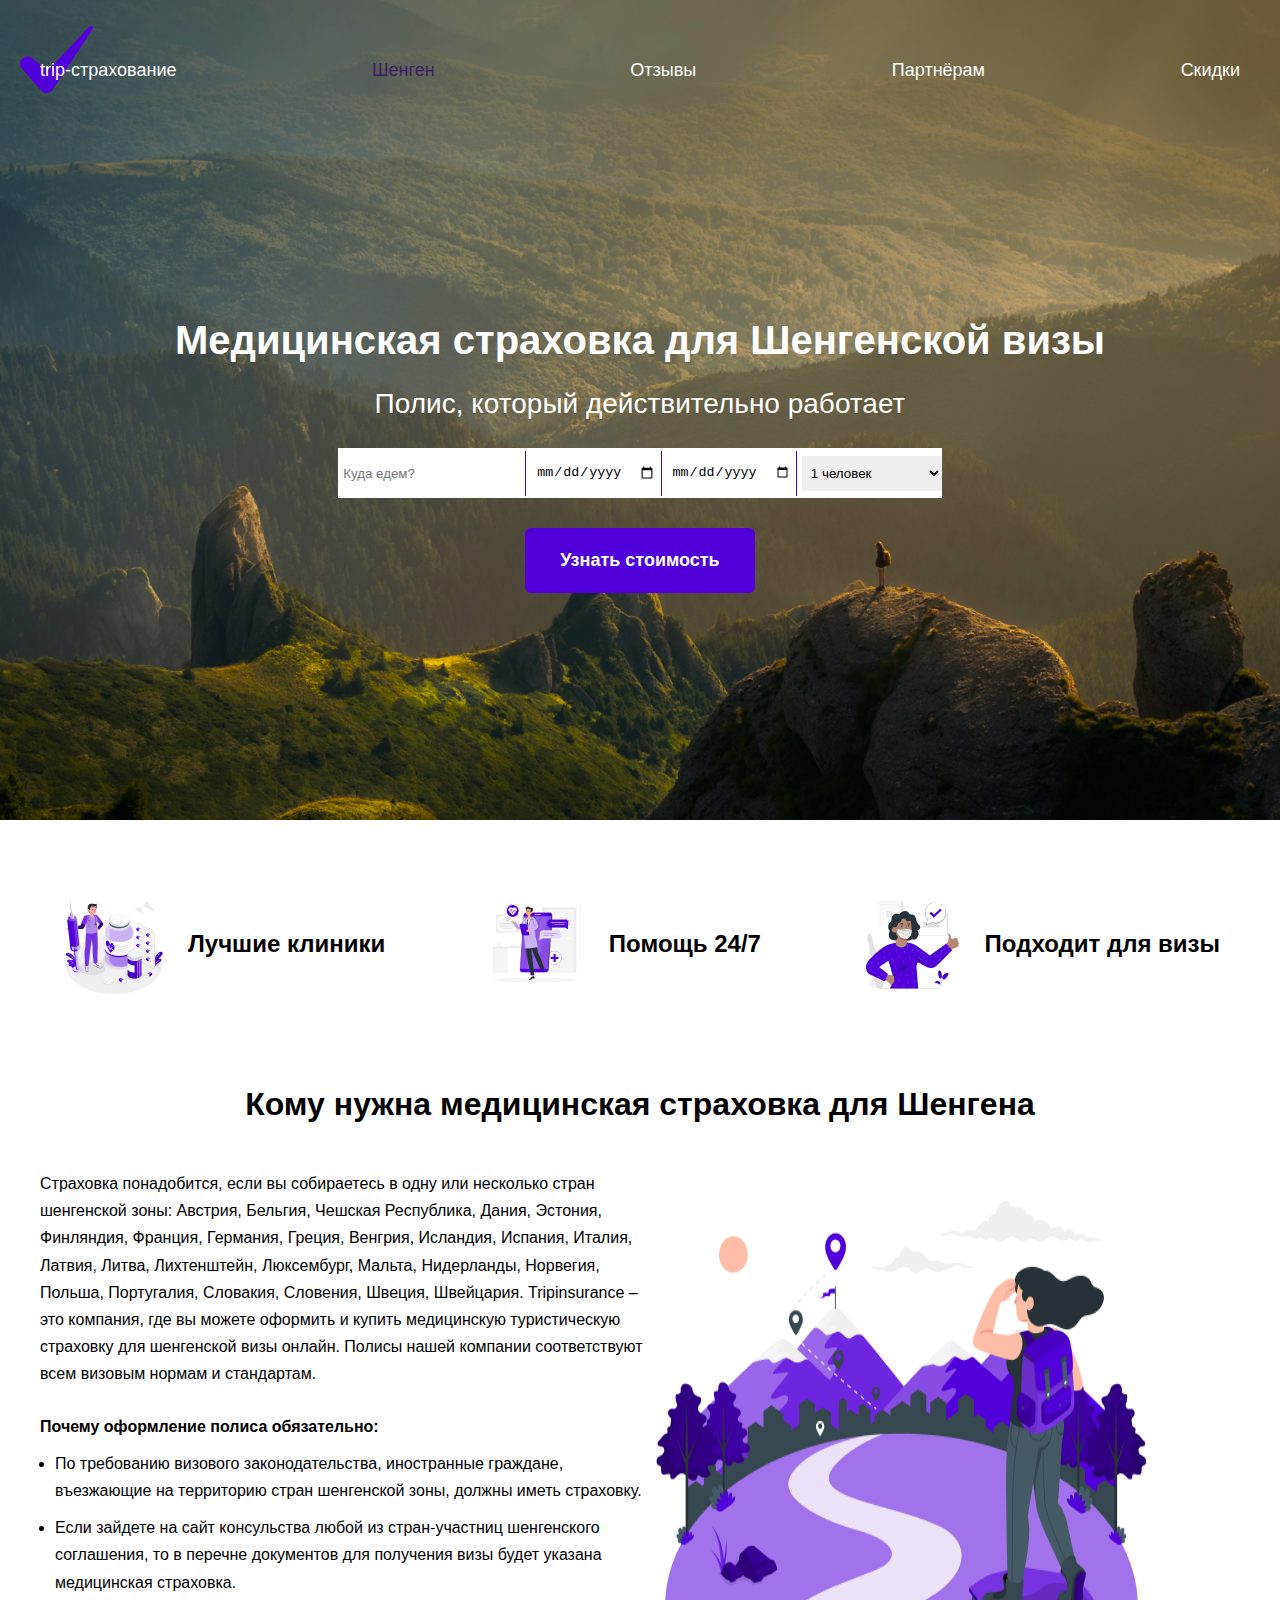
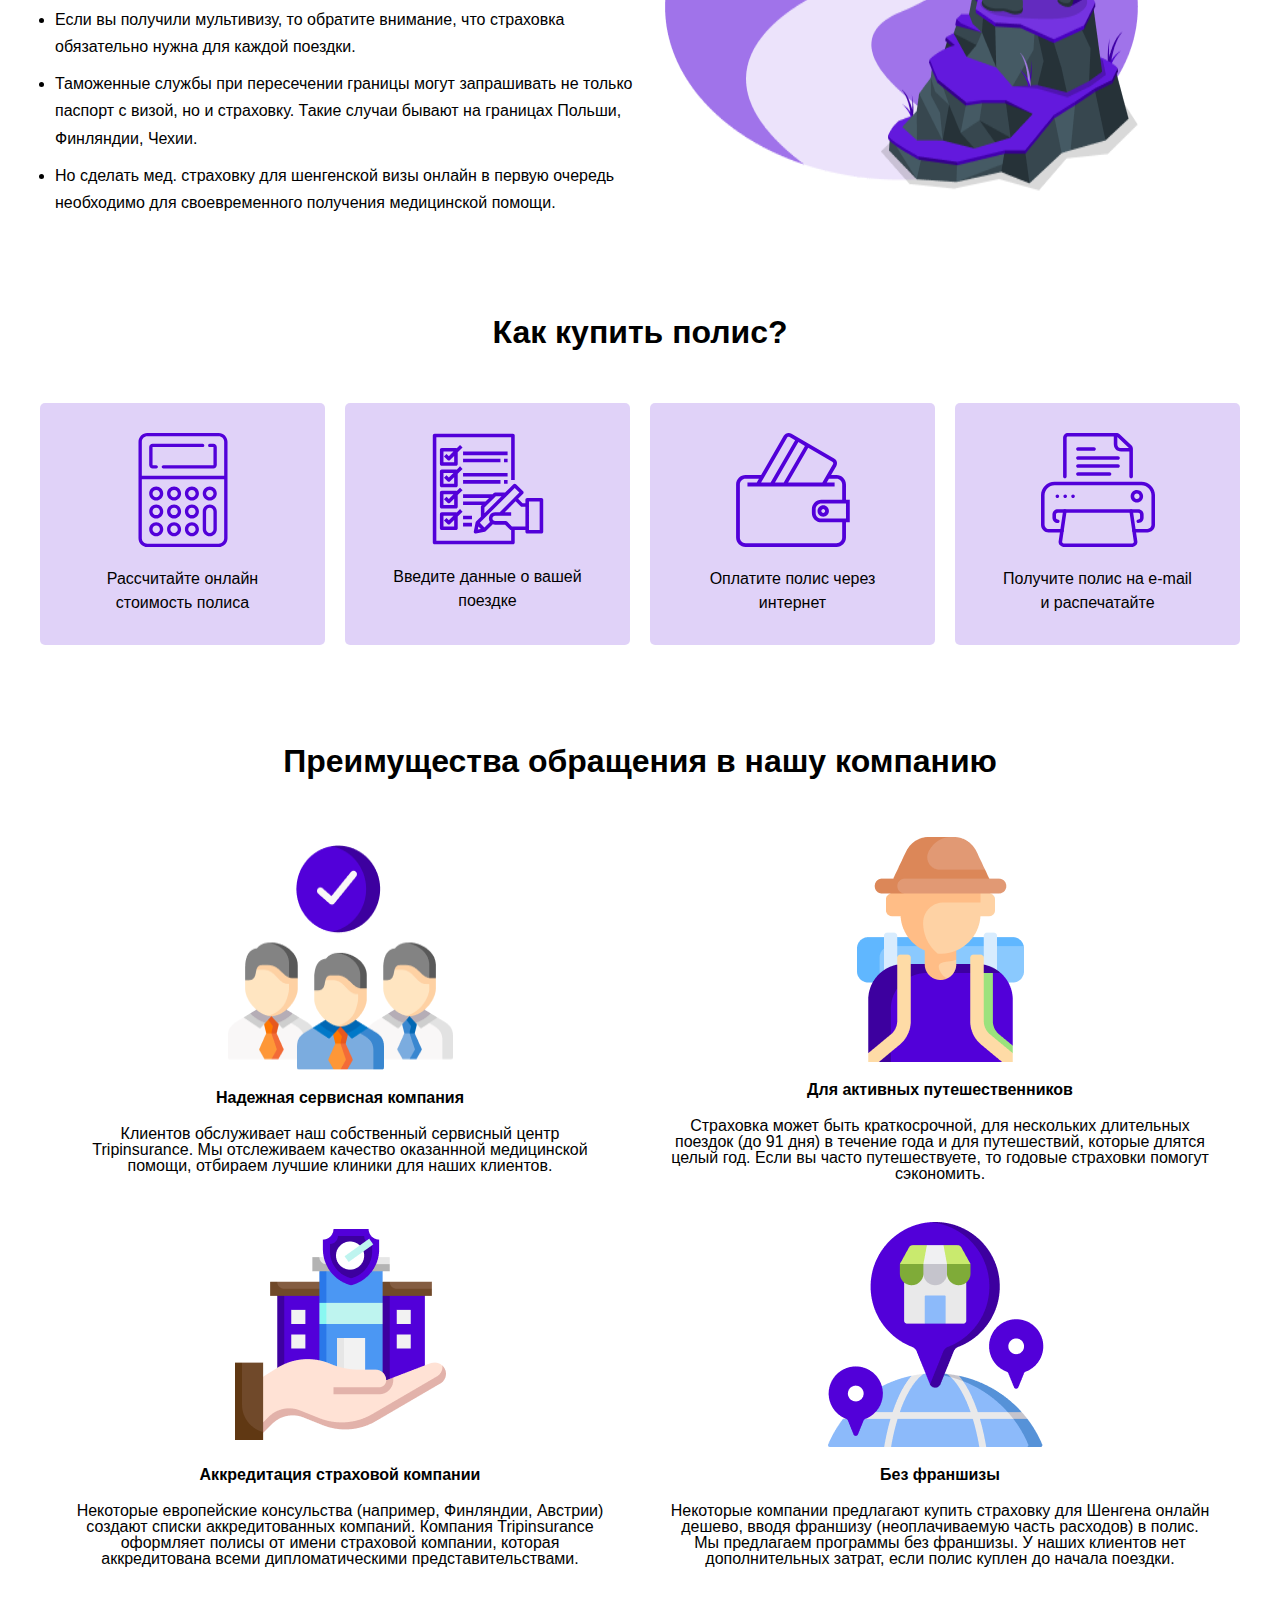
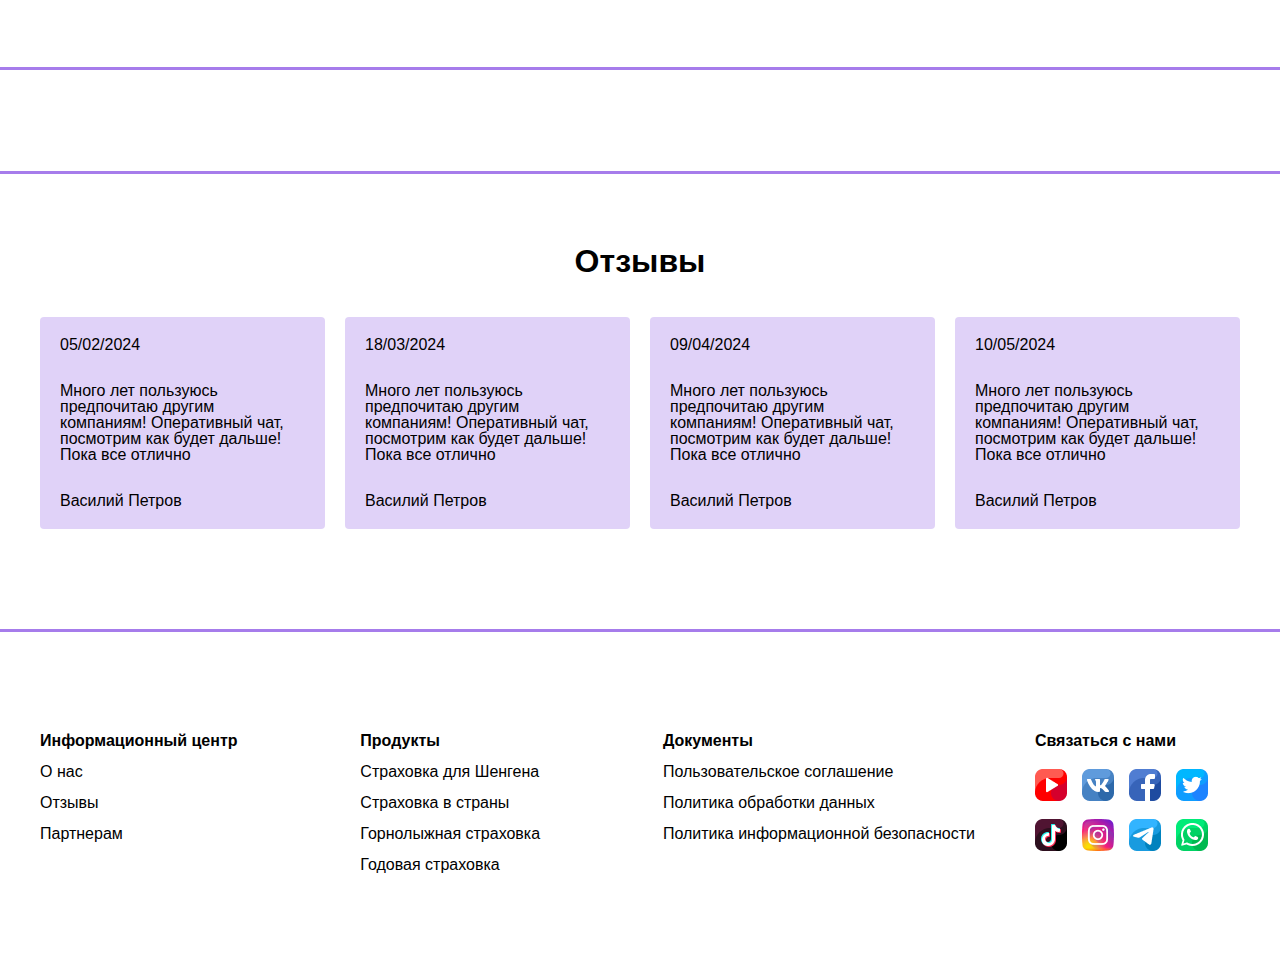
<file: schengen-page/index.html>
<!DOCTYPE html>
<html lang="en">
<head>
    <meta charset="UTF-8">
    <meta name="viewport" content="width=device-width, initial-scale=1.0">
    <link rel="stylesheet" href="../styles/reset.css">
    <link type="Image/x-icon" href="./assets/header-logo.svg" rel="icon">
    <link rel="stylesheet" href="style.css">
    <title>Shengen</title>
</head>
<body>
    <div class="welcome-block">
        <header class="header">
            <div class="container">
                <nav class="header-nav active" id="menu">
                    <ul class="header-nav__list">
                        <li class="header-nav__list-item logo">
                            <a class="header-nav__list-item" href="../index.html">trip-страхование</a>
                        </li>
                        <li class="header-nav__list-item">
                            <a class="header-nav__list-item chosen" href="../schengen-page/index.html">Шенген</a>
                        </li>
                        <li class="header-nav__list-item">
                            <a class="header-nav__list-item" href="#reviews">Отзывы</a>
                        </li>
                        <li class="header-nav__list-item">
                            <a class="header-nav__list-item" href="../partner-page/index.html">Партнёрам</a>
                        </li>
                        <li class="header-nav__list-item ">
                            <a class="header-nav__list-item">Скидки</a>
                        </li>
                    </ul>
                </nav>
                <div class="burger" id="burger"></div>
            </div>
        </header>
        <section class="welcome-block__search">
            <div class="container">
                <div class="welcome-block__search-wrapper">
                <h1 class="welcome-block__search-title">Медицинская страховка для Шенгенской визы</h1>
                <h2 class="welcome-block__search-subtitle">Полис, который действительно работает</h2>
                <div class="welcome-block__choose">
                    <input type="text" class="welcome-block__choose-input" placeholder="Куда едем?">
                    <input type="date" class="welcome-block__choose-input">
                    <input type="date" class="welcome-block__choose-input">
                    <form>
                        <select class="welcome-block__choose-select" id="person" name="person">
                        <option value="one">1 человек</option>
                        <option value="two">2 человека</option>
                        <option value="three">3 человека</option>
                        </select>
                    </form>
                </div>
                <button class="welcome-block__search-btn">Узнать стоимость</button>
            </div>
            </div>
        </section>
</div>
<main class="main">
    <section class="whom-block">
        <div class="container">
            <div class="whom-block__wrapper">
                <div class="whom-block__advant">
                    <div class="whom-block__item">
                        <img src="../assets/shengen-advant1.png" alt="advantage" class="whom-block__item-img">
                        <p class="whom-block__item-text">Лучшие клиники</p>
                    </div>
                    <div class="whom-block__item">
                        <img src="../assets/shengen-advant2.png" alt="advantage" class="whom-block__item-img">
                        <p class="whom-block__item-text">Помощь 24/7</p>
                    </div>
                    <div class="whom-block__item">
                        <img src="../assets/shengen-advant3.png" alt="advantage" class="whom-block__item-img">
                        <p class="whom-block__item-text">Подходит для визы</p>
                    </div>
                </div>
                <h2 class="whom-block__descript-title">Кому нужна медицинская страховка для Шенгена</h2>
                <div class="whom-block__descript">
                    <div class="whom-block__descript-content">
                        <span class="whom-block__descript-text">Страховка понадобится, если вы собираетесь в одну или несколько стран шенгенской зоны:
                            Австрия, Бельгия, Чешская Республика, Дания, Эстония, Финляндия, Франция, Германия, Греция, Венгрия, Исландия, Испания, Италия,
                            Латвия, Литва, Лихтенштейн, Люксембург, Мальта, Нидерланды, Норвегия, Польша, Португалия, Словакия, Словения, Швеция, Швейцария.
                            Tripinsurance – это компания, где вы можете оформить и купить медицинскую туристическую страховку для шенгенской визы онлайн. 
                            Полисы нашей компании соответствуют всем визовым нормам и стандартам.
                        </span>
                        <ul class="whom-block__descript-list">
                            <p class="whom-block__descript-subtitle">Почему оформление полиса обязательно:</p>
                            <li class="whom-block__descript-item">По требованию визового законодательства, иностранные граждане, въезжающие на 
                                территорию стран шенгенской зоны, должны иметь страховку.
                            </li>
                            <li class="whom-block__descript-item">Если зайдете на сайт консульства любой из стран-участниц шенгенского соглашения,
                                то в перечне документов для получения визы будет указана медицинская страховка.
                            </li>
                            <li class="whom-block__descript-item">Если вы получили мультивизу, то обратите внимание, что страховка обязательно 
                                нужна для каждой поездки.
                            </li>
                            <li class="whom-block__descript-item">Таможенные службы при пересечении границы могут запрашивать не только паспорт с 
                                визой, но и страховку. Такие случаи бывают на границах Польши, Финляндии, Чехии.
                            </li>
                            <li class="whom-block__descript-item">Но сделать мед. страховку для шенгенской визы онлайн в первую очередь необходимо 
                                для своевременного получения медицинской помощи.
                            </li>
                        </ul>
                    </div> 
                    <img src="../assets/shengen-descr.png" alt="description-img" class="whom-block__descript-img">
                </div>
            </div>
        </div>
    </section>
    <section class="bying-block">
        <div class="container">
            <div class="bying-block__wrapper">
                <h2 class="bying-block__title">Как купить полис?</h2>
                    <div class="bying-block__steps">
                        <div class="bying-block__step-item">
                            <img class="bying-block__step-img" src="../assets/step1.svg" alt="step-img">
                            <p class="bying-block__step-text">Рассчитайте онлайн<br> стоимость полиса</p>
                        </div>
                        <div class="bying-block__step-item">
                            <img class="bying-block__step-img" src="../assets/step2.svg" alt="step-img">
                            <p class="bying-block__step-text">Введите данные о вашей <br>поездке</p>
                        </div>
                        <div class="bying-block__step-item">
                            <img class="bying-block__step-img" src="../assets/step3.svg" alt="step-img">
                            <p class="bying-block__step-text">Оплатите полис через<br> интернет</p>
                        </div>
                        <div class="bying-block__step-item">
                            <img class="bying-block__step-img" src="../assets/step4.svg" alt="step-img">
                            <p class="bying-block__step-text">Получите полис на e-mail<br> 
                            и распечатайте</p>
                        </div>
                    </div>
            </div>     
        </div>
    </section>
    <section class="benefits-block">
        <div class="container">
            <div class="benefits-block__wrapper">
                <h2 class="benefilts-block__title">Преимущества обращения в нашу компанию</h2>
                <div class="benefits-block__list">
                    <div class="benefits-block__item">
                        <img src="../assets/benefits1.png" class="benefits-block__item-img" alt="benefits-item">
                        <p class="benefits-block__item-title">Надежная сервисная компания</p>
                        <span class="benefits-block__item-text">Клиентов обслуживает наш собственный сервисный центр Tripinsurance. Мы отслеживаем качество оказаннной медицинской
                            помощи, отбираем лучшие клиники для наших клиентов.
                        </span>
                    </div>
                    <div class="benefits-block__item">
                        <img src="../assets/benefits2.png" class="benefits-block__item-img" alt="benefits-item">
                        <p class="benefits-block__item-title">Для активных путешественников</p>
                        <span class="benefits-block__item-text">Страховка может быть краткосрочной, для нескольких длительных поездок (до 91 дня) в течение года и для путешествий,
                            которые длятся целый год. Если вы часто путешествуете, то годовые страховки помогут сэкономить.
                        </span>
                    </div>
                    <div class="benefits-block__item">
                        <img src="../assets/benefits3.png" class="benefits-block__item-img" alt="benefits-item">
                        <p class="benefits-block__item-title">Аккредитация страховой компании</p>
                        <span class="benefits-block__item-text">Некоторые европейские консульства (например, Финляндии, Австрии) создают списки аккредитованных компаний. Компания
                            Tripinsurance оформляет полисы от имени страховой компании, которая аккредитована всеми дипломатическими 
                            представительствами.
                        </span>
                    </div>
                    <div class="benefits-block__item">
                        <img src="../assets/benefits4.png" class="benefits-block__item-img" alt="benefits-item">
                        <p class="benefits-block__item-title">Без франшизы</p>
                        <span class="benefits-block__item-text">Некоторые компании предлагают купить страховку для Шенгена онлайн дешево, вводя франшизу (неоплачиваемую часть
                            расходов) в полис. Мы предлагаем программы без франшизы. У наших клиентов нет дополнительных затрат, если полис 
                            куплен до начала поездки.
                        </span>
                    </div>
                </div>
            </div>
        </div>
    </section>
    <hr>
    <hr>
    <section class="reviews-block">
        <a name="reviews"></a>
        <div class="container">
            <div class="reviews-block__wrapper">
                <h2 class="reviews-block__title">Отзывы</h2>
                <div class="reviews-block__slider">
                <div class="reviews-block__item">
                    <p class="reviews-block__item-date">05/02/2024</p>
                    <span class="reviews-block__item-text">Много лет пользуюсь предпочитаю другим компаниям!
                        Оперативный чат, посмотрим как будет дальше! Пока все отлично</span>
                    <p class="reviews-block__item-name">Василий Петров</p>
                </div>
                <div class="reviews-block__item">
                    <p class="reviews-block__item-date">18/03/2024</p>
                    <span class="reviews-block__item-text">Много лет пользуюсь предпочитаю другим компаниям!
                        Оперативный чат, посмотрим как будет дальше! Пока все отлично</span>
                    <p class="reviews-block__item-name">Василий Петров</p>
                </div>
                <div class="reviews-block__item">
                    <p class="reviews-block__item-date">09/04/2024</p>
                    <span class="reviews-block__item-text">Много лет пользуюсь предпочитаю другим компаниям!
                        Оперативный чат, посмотрим как будет дальше! Пока все отлично</span>
                    <p class="reviews-block__item-name">Василий Петров</p>
                </div>
                <div class="reviews-block__item">
                    <p class="reviews-block__item-date">10/05/2024</p>
                    <span class="reviews-block__item-text">Много лет пользуюсь предпочитаю другим компаниям!
                        Оперативный чат, посмотрим как будет дальше! Пока все отлично</span>
                    <p class="reviews-block__item-name">Василий Петров</p>
                </div>
            </div>
        </div>
    </div>
    </section>
</main>
<hr>
<footer class="footer">
    <div class="container">
        <div class="footer-wrapper">
            <div class="footer-content">
                <div class="footer-content__info">
                    <ul class="footer-content__list">
                        <li class="footer-content__item">
                            <a class="footer-content__item-title">Информационный центр</a>
                        </li>
                        <li class="footer-content__item">
                            <a class="footer-content__item-text">О нас</a>
                        </li>
                        <li class="footer-content__item">
                            <a class="footer-content__item-text">Отзывы</a>
                        </li>
                        <li class="footer-content__item">
                            <a class="footer-content__item-text">Партнерам</a>
                        </li>
                    </ul>
                </div>
                <div class="footer-content__products">
                    <ul class="footer-content__list">
                        <li class="footer-content__item">
                            <a class="footer-content__item-title">Продукты</a>
                        </li>
                        <li class="footer-content__item">
                            <a class="footer-content__item-text">Страховка для Шенгена</a>
                        </li>
                        <li class="footer-content__item">
                            <a class="footer-content__item-text">Страховка в страны</a>
                        </li>
                        <li class="footer-content__item">
                            <a class="footer-content__item-text">Горнолыжная страховка</a>
                        </li>
                        <li class="footer-content__item">
                            <a class="footer-content__item-text">Годовая страховка</a>
                        </li>
                    </ul>
                </div>
                <div class="footer-content__partners">
                    <ul class="footer-content__list">
                        <li class="footer-content__item">
                            <a class="footer-content__item-title">Документы</a>
                        </li>
                        <li class="footer-content__item">
                            <a class="footer-content__item-text">Пользовательское соглашение</a>
                        </li>
                        <li class="footer-content__item">
                            <a class="footer-content__item-text">Политика обработки данных</a>
                        </li>
                        <li class="footer-content__item">
                            <a class="footer-content__item-text">Политика информационной безопасности </a>
                        </li>
                    </ul>
                </div>
            </div>
            <div class="footer-social">
                <div class="container">
                    <div class="footer-social__wrapper">
                        <p class="footer-social__title">Связаться с нами </p>
                        <div class="footer-social__block">
                            <a href="https://www.youtube.com/">
                                <img src="../assets/youtube.png" alt="youtube-img" class="footer-social__img">
                            </a>
                            <a href="https://vk.com/">
                                <img src="../assets/vk.png" alt="vkontakte-img" class="footer-social__img">
                            </a>
                            <a href="https://www.facebook.com/">
                                <img src="../assets/facebook.png" alt="facebook-img" class="footer-social__img">
                            </a>
                            <a href="https://x.com/">
                                <img src="../assets/twitter.png" alt="twitter-img" class="footer-social__img">
                            </a>
                            <a href="https://www.tiktok.com/">
                                <img src="../assets/tiktok.png" alt="tiktok-img" class="footer-social__img">
                            </a>
                            <a href="https://www.instagram.com/">
                                <img src="../assets/instagram.png" alt="instagram-img" class="footer-social__img">
                            </a>
                            <a href="https://web.telegram.org/">
                                <img src="../assets/telegram.png" alt="telegram-img" class="footer-social__img">
                            </a>
                            <a href="https://www.whatsapp.com/">
                                <img src="../assets/whatsapp.png" alt="whatsapp-img" class="footer-social__img">
                            </a>
                        </div>
                    </div> 
                </div>
            </div>
        </div>
    </div>
</footer>
<script src="../main.js"></script>
</body>
</html>
</file>
<file: style.css>
body {
    font-family: "Inter", sans-serif;
}  
hr {
    border-top: 3px solid #5200d983;
    margin-top: 100px;
}
a {
    text-decoration: none;
    color: inherit;
}
a:hover {
    cursor: pointer;
}
.chosen {
    color: #3b2165;
}
.burger {
    display: none;
    width: 25px;
    height: 2px;
    background-color: #00093c;
    position: relative;
  }
  .burger::before,
  .burger::after {
    position: absolute;
    content: "";
    width: 25px;
    height: 2px;
    top: 4px;
    background-color: #00093c;
  }
  .burger::after {
    top: 8px;
  }
  .active {
    transform: translate(0, 0);
  }

.welcome-block {
    padding: 50px 0;
    display: flex;
    flex-direction: column;
    height: 80vh;
    background-image: url('../assets/welcome-bg.png');
    background-position: bottom center;
    background-size: cover;
    background-repeat: no-repeat;
}
.container {
    max-width: 1200px;
    margin: 0 auto;
    height: 100%;
    padding: 0 20px;
  }

.header-nav {
    height: 40px;
}
.header-nav__list {
    display: flex;
    justify-content: space-between;
    color: #fff;
    align-items: center;
    height: 100%;
    font-size: 18px;
    font-weight: 500;
}
.header-nav__list-item a:hover{
    cursor: pointer;
}
.logo {
    position: relative;
    z-index: 1;
}
.logo::before {
    content: '';
    position: absolute;
    background-image: url('../assets/header-logo.svg');
    width: 73px;
    height: 67px;
    left: -20px;
    top: -35px;
    z-index: -1;
}
.welcome-block__search-wrapper {
    display: flex;
    flex-direction: column;
    gap: 30px 0;
    justify-content: center;
    align-items: center;
    margin-top: 230px;
}
.welcome-block__search-title {
    font-size: 40px;
    font-weight: 900;
    color: #fff;
}
.welcome-block__search-subtitle {
    font-size: 28px;
    color: #fff;
    font-weight: 400;
}
.welcome-block__choose {
    display: flex;
    height: 50px;
    background-color: #fff;
    align-items: center;
    gap: 5px;
}
.welcome-block__choose-input {
    border-right: 1px solid #5200D9;
    height: 35px;
    padding: 5px;
}
.welcome-block__choose-select {
    height: 35px;
    padding: 5px;
    width: 140px;
}
.welcome-block__search-btn {
    background-color :#5200D9;
    width: 230px;
    height: 65px;
    padding: 15px;
    font-size: 18px;
    color: #fff;
    border: none;
    font-weight: 600;
    border-radius: 6px;
}
.welcome-block__search-btn:hover {
    cursor: pointer;
    background-color :#390096;
}

.main {
    margin-bottom: 50px;
}
.describe-block {
    padding: 30px 0;
}
.describe-block__wrapper {
    display: flex;
    flex-direction: column;
}
.describe-block__param {
    display: flex;
    flex-direction: row;
    justify-content: space-around;
    align-items: center;
}
.describe-block__param:nth-child(2),
.describe-block__param:nth-child(4) {
    flex-direction: row-reverse;
}
.describe-block__param-text {
    display: flex;
    flex-direction: column;
    flex-wrap: wrap;
    max-width: 505px;
    gap: 25px 0;
}
.describe-block__param-title {
    font-weight: 500;
    font-size: 32px;
}
.describe-block__param-content {
    font-weight: 400;
    line-height: 170%;
    font-size: 15px;
}
.bying-block {
    margin-top: 100px;
}
.bying-block__wrapper {
    display: flex;
    flex-direction: column;
    gap: 55px 0;
}

.bying-block__title {
    font-size: 32px;
    margin: 0 auto;
    font-weight: 600;
}
.bying-block__steps {
    display: flex;
    gap: 0 20px;
}
.bying-block__step-item {
    padding: 30px;
    width: 295px;
    align-items: center;
    gap: 20px 0;
    display: flex;
    flex-direction: column;
    background-color: #5200d92d;
    border-radius: 5px;
    text-align: center;
}
.bying-block__step-img {
    max-width: 114px;
}
.bying-block__step-text {
    line-height: 150%;
}

.reviews-block {
    margin: 70px 0;
}
.reviews-block__wrapper {
    display: flex;
    flex-direction: column;
    gap: 40px 0;
}
.reviews-block__slider {
    display: flex;
    flex-direction: row;
    gap: 0 20px;
}
.reviews-block__title {
    font-size: 32px;
    font-weight: 600;
    margin: 0 auto;
}
.reviews-block__item {
    display: flex;
    flex-direction: column;
    padding: 20px;
    max-width: 295px;
    background-color: #5200d92d;
    border-radius: 4px;
    gap: 10px 0;
}
.reviews-block__item-date {
    font-weight: 300;
}
.reviews-block__item-text {
    font-weight: 500;
    margin-top: 20px;
}
.reviews-block__item-name {
    font-weight: 400;
    margin-top: 20px;
}

.footer {
    margin-top: 50px;
    padding: 50px 0 80px 0;
}
.footer-wrapper {
    display: flex;
    gap: 0 40px;
}
.footer-content {
    display: flex;
    justify-content: space-between;
    width: 90%;
}
.footer-content__list {
    display: flex;
    flex-direction: column;
    gap: 15px 0;
}
.footer-content__item-title,
.footer-social__title {
    font-weight: 600;
}
.footer-content__item-text:hover {
    cursor: pointer;
}
.footer-social__wrapper {
    max-width: 220px;
    display: flex;
    gap: 20px 0;
    flex-direction: column;
}
.footer-social__block {
    display: flex;
    gap: 15px;
    flex-wrap: wrap;
}


@media(max-width:900px) {
    .active {
        transform: translate(0%, -130%);
    }
    .burger {
        display: block;
    }
    .header-nav {
        width: 85%;
        display: flex;
        justify-content: center;
        position: absolute;
        background: #000;
        top: 90px;
        padding: 30px;
        z-index: 1;
        height: 20%;
    }
    .header-nav__list {
        flex-direction: column;
    }
    .welcome-block {
        height: 50vh;
    }
    .welcome-block__search-title {
        font-size: 32px;
    }
    .welcome-block__search-subtitle,
    .describe-block__param-title {
        font-size: 24px;
    }
    .bying-block__steps,
    .reviews-block__slider {
        gap: 20px;
        flex-wrap: wrap;
        align-items: center;
        justify-content: center;
    }
    .describe-block__param img {
        max-width: 250px;
    }
    .footer-wrapper {
        display: flex;
        gap: 40px 0;
        flex-wrap: wrap;
    }
    .footer-social__wrapper {
        max-width: 210px;
    }
    .footer-content {
        display: flex;
        justify-content: normal;
        gap: 20px;
    }
}

@media(max-width:650px) { 
    .header-nav {
        width: 80%;
    }
    .welcome-block__choose {
        display: none;
    }
    .welcome-block__search-btn {
        width: 170px;
        font-size: 15px;
    }
    .describe-block__wrapper {
        gap: 30px 0;
    }
    .describe-block__param {
        flex-wrap: wrap;
    }

}
@media(max-width:500px) { 
    .header-nav {
        width: 73%;
    }
    .footer-content {
        flex-wrap: wrap;
    }

}
</file>
<file: homepage/style.css>
body {
    font-family: "Inter", sans-serif;
}  
hr {
    border-top: 3px solid #5200d983;
    margin-top: 100px;
}
a {
    text-decoration: none;
    color: inherit;
}
a:hover {
    cursor: pointer;
}
.welcome-block {
    padding: 50px 0;
    display: flex;
    flex-direction: column;
    height: 100vh;
    background-image: url('../assets/welcome-bg.png');
    background-position: bottom center;
    background-size: cover;
    background-repeat: no-repeat;
}
.container {
    max-width: 1200px;
    margin: 0 auto;
    height: 100%;
    padding: 0 20px;
  }

.header-nav {
    height: 40px;
}
.header-nav__list {
    display: flex;
    justify-content: space-between;
    color: #fff;
    align-items: center;
    height: 100%;
    font-size: 18px;
    font-weight: 500;
}
.header-nav__list-item a:hover{
    cursor: pointer;
}
.logo {
    position: relative;
    z-index: 1;
}
.logo::before {
    content: '';
    position: absolute;
    background-image: url('../assets/header-logo.svg');
    width: 73px;
    height: 67px;
    left: -20px;
    top: -35px;
    z-index: -1;
}
.welcome-block__search-wrapper {
    display: flex;
    flex-direction: column;
    gap: 30px 0;
    justify-content: center;
    align-items: center;
    margin-top: 230px;
}
.welcome-block__search-title {
    font-size: 40px;
    font-weight: 900;
    color: #fff;
}
.welcome-block__search-subtitle {
    font-size: 28px;
    color: #fff;
    font-weight: 400;
}
.welcome-block__choose {
    display: flex;
    height: 50px;
    background-color: #fff;
    align-items: center;
    gap: 5px;
}
.welcome-block__choose-input {
    border-right: 1px solid #5200D9;
    height: 35px;
    padding: 5px;
}
.welcome-block__choose-select {
    height: 35px;
    padding: 5px;
    width: 140px;
}
.welcome-block__search-btn {
    background-color :#5200D9;
    width: 230px;
    height: 65px;
    padding: 15px;
    font-size: 18px;
    color: #fff;
    border: none;
    font-weight: 600;
    border-radius: 6px;
}
.welcome-block__search-btn:hover {
    cursor: pointer;
    background-color :#390096;
}

.main {
    margin-bottom: 50px;
}
.describe-block {
    padding: 30px 0;
}
.describe-block__wrapper {
    display: flex;
    flex-direction: column;
}
.describe-block__param {
    display: flex;
    flex-direction: row;
    justify-content: space-around;
    align-items: center;
}
.describe-block__param:nth-child(2),
.describe-block__param:nth-child(4) {
    flex-direction: row-reverse;
}
.describe-block__param-text {
    display: flex;
    flex-direction: column;
    flex-wrap: wrap;
    max-width: 505px;
    gap: 25px 0;
}
.describe-block__param-title {
    font-weight: 500;
    font-size: 32px;
}
.describe-block__param-content {
    font-weight: 400;
    line-height: 170%;
    font-size: 15px;
}
.bying-block {
    margin-top: 100px;
}
.bying-block__wrapper {
    display: flex;
    flex-direction: column;
    gap: 55px 0;
}

.bying-block__title {
    font-size: 32px;
    margin: 0 auto;
    font-weight: 600;
}
.bying-block__steps {
    display: flex;
    gap: 0 20px;
}
.bying-block__step-item {
    padding: 30px;
    width: 295px;
    align-items: center;
    gap: 20px 0;
    display: flex;
    flex-direction: column;
    background-color: #5200d92d;
    border-radius: 5px;
    text-align: center;
}
.bying-block__step-img {
    max-width: 114px;
}
.bying-block__step-text {
    line-height: 150%;
}

.reviews-block {
    margin: 70px 0;
}
.reviews-block__wrapper {
    display: flex;
    flex-direction: column;
    gap: 40px 0;
}
.reviews-block__slider {
    display: flex;
    flex-direction: row;
    gap: 0 20px;
}
.reviews-block__title {
    font-size: 32px;
    font-weight: 600;
    margin: 0 auto;
}
.reviews-block__item {
    display: flex;
    flex-direction: column;
    padding: 20px;
    max-width: 295px;
    background-color: #5200d92d;
    border-radius: 4px;
    gap: 10px 0;
}
.reviews-block__item-date {
    font-weight: 300;
}
.reviews-block__item-text {
    font-weight: 500;
    margin-top: 20px;
}
.reviews-block__item-name {
    font-weight: 400;
    margin-top: 20px;
}

.footer {
    margin-top: 50px;
    padding: 50px 0 80px 0;
}
.footer-wrapper {
    display: flex;
    gap: 0 40px;
}
.footer-content {
    display: flex;
    justify-content: space-between;
    width: 90%;
}
.footer-content__list {
    display: flex;
    flex-direction: column;
    gap: 15px 0;
}
.footer-content__item-title,
.footer-social__title {
    font-weight: 600;
}
.footer-content__item-text:hover {
    cursor: pointer;
}
.footer-social__wrapper {
    max-width: 220px;
    display: flex;
    gap: 20px 0;
    flex-direction: column;
}
.footer-social__block {
    display: flex;
    gap: 15px;
    flex-wrap: wrap;
}
</file>
<file: partner-page/style.css>
body {
    font-family: "Inter", sans-serif;
}  
hr {
    border-top: 3px solid #5200d983;
    margin-top: 100px;
}
a {
    text-decoration: none;
    color: inherit;
}
a:hover {
    cursor: pointer;
}
.chosen {
    color: #3b2165;
}
.burger {
    display: none;
    width: 25px;
    height: 2px;
    background-color: #fff;
    position: relative;
  }
  .burger::before,
  .burger::after {
    position: absolute;
    content: "";
    width: 25px;
    height: 2px;
    top: 4px;
    background-color: #fff;
  }
  .burger::after {
    top: 8px;
  }
  .active {
    transform: translate(0, 0);
  }

.welcome-block {
    padding: 50px 0;
    display: flex;
    flex-direction: column;
    height: 80vh;
    background-image: url('../assets/partners-bg.png');
    background-position: bottom center;
    background-size: cover;
    background-repeat: no-repeat;
}
.container {
    max-width: 1200px;
    margin: 0 auto;
    height: 100%;
    padding: 0 20px;
  }

.header-nav {
    height: 40px;
}
.header-nav__list {
    display: flex;
    justify-content: space-between;
    color: #fff;
    align-items: center;
    height: 100%;
    font-size: 18px;
    font-weight: 500;
}
.header-nav__list-item a:hover{
    cursor: pointer;
}
.logo {
    position: relative;
    z-index: 1;
}
.logo::before {
    content: '';
    position: absolute;
    background-image: url('../assets/header-logo.svg');
    width: 73px;
    height: 67px;
    left: -20px;
    top: -35px;
    z-index: -1;
}
.welcome-block__search-wrapper {
    display: flex;
    flex-direction: column;
    gap: 30px 0;
    justify-content: center;
    align-items: center;
    margin-top: 230px;
}
.welcome-block__search-title {
    font-size: 40px;
    font-weight: 900;
    color: #fff;
}
.welcome-block__search-subtitle {
    font-size: 28px;
    color: #fff;
    font-weight: 400;
}
.welcome-block__choose {
    display: flex;
    height: 50px;
    background-color: #fff;
    align-items: center;
    gap: 5px;
}
.welcome-block__choose-input {
    border-right: 1px solid #5200D9;
    height: 35px;
    padding: 5px;
}
.welcome-block__choose-select {
    height: 35px;
    padding: 5px;
    width: 140px;
}
.welcome-block__search-btn {
    background-color :#5200D9;
    width: 230px;
    height: 65px;
    padding: 15px;
    font-size: 18px;
    color: #fff;
    border: none;
    font-weight: 600;
    border-radius: 6px;
}
.welcome-block__search-btn:hover {
    cursor: pointer;
    background-color :#390096;
}
.main {
    margin: 70px 0;
}
.offers-block__wrapper {
    display: flex;
    flex-direction: column;
    padding: 20px 0;
    gap: 40px 0;
}
.offers-block__title,
.work-block__title,
.widget-block__title {
    margin: 0 auto;
    font-size: 32px;
    font-weight: 600;
}
.offers-block__list {
    display: flex;
}
.offers-block__item {
    width: 400px;
    display: flex;
    flex-direction: column;
    justify-content: center;
    align-items: center;
    gap: 20px 0;
}
.offers-block__item-img {
    max-width: 200px;
}
.offers-block__item-title {
    font-size: 24px;
    font-weight: 300;
    text-align: center;
}
.offers-block__item-text {
    font-weight: 300;
}
.work-block {
    margin: 60px 0;
    padding: 40px 0;
    background-color: #D7E5FF;
}
.work-block__wrapper {
    display: flex;
    flex-direction: column;
}
.work-block__content {
    display: flex;
    align-items: center;
}
.work-block__content-list {
    display: flex;
    flex-direction: column;
    justify-content: center;
    gap: 30px 0;
}
.work-block__content-item {
    display: flex;
    flex-direction: row;
    align-items: center;
    gap: 0 20px;
}
.work-block__content-text {
    font-size: 24px;
}
.widget-block {
    margin: 50px 0;
}
.widget-block__wrapper {
    display: flex;
    flex-direction: column;
    align-items: center;
    gap: 30px 0;
    text-align: center;
}
.widget-block__text {
    font-weight: 300;
}
.widget-block__img {
    max-width: 980px;
}

.reviews-block {
    margin: 70px 0;
}
.reviews-block__wrapper {
    display: flex;
    flex-direction: column;
    gap: 40px 0;
}
.reviews-block__slider {
    display: flex;
    flex-direction: row;
    gap: 0 20px;
}
.reviews-block__title {
    font-size: 32px;
    font-weight: 600;
    margin: 0 auto;
}
.reviews-block__item {
    display: flex;
    flex-direction: column;
    padding: 20px;
    max-width: 295px;
    background-color: #5200d92d;
    border-radius: 4px;
    gap: 10px 0;
}
.reviews-block__item-date {
    font-weight: 300;
}
.reviews-block__item-text {
    font-weight: 500;
    margin-top: 20px;
}
.reviews-block__item-name {
    font-weight: 400;
    margin-top: 20px;
}

.footer {
    margin-top: 50px;
    padding: 50px 0 80px 0;
}
.footer-wrapper {
    display: flex;
    gap: 0 40px;
}
.footer-content {
    display: flex;
    justify-content: space-between;
    width: 90%;
}
.footer-content__list {
    display: flex;
    flex-direction: column;
    gap: 15px 0;
}
.footer-content__item-title,
.footer-social__title {
    font-weight: 600;
}
.footer-content__item-text:hover {
    cursor: pointer;
}
.footer-social__wrapper {
    max-width: 220px;
    display: flex;
    gap: 20px 0;
    flex-direction: column;
}
.footer-social__block {
    display: flex;
    gap: 15px;
    flex-wrap: wrap;
}

@media(max-width: 1200px) {
    .welcome-block {
        height: 50vh;
    }
    .offers-block__list {
        flex-wrap: wrap;
        justify-content: space-around;
    }
    .benefits-block__item {
        max-width: 500px;
    }
    .benefits-block__list {
        justify-content: center;
    }
    .work-block__content {
        flex-wrap: wrap;
        justify-content: center;
    }
    .widget-block__img,
    .work-block__idea-img {
        max-width: none;
        width: 100%;
    }
} 
@media(max-width:900px) {
    .active {
        transform: translate(0%, -130%);
    }
    .burger {
        display: block;
    }
    .header-nav {
        width: 85%;
        display: flex;
        justify-content: center;
        position: absolute;
        background: #000;
        top: 90px;
        padding: 30px;
        z-index: 1;
        height: 20%;
    }
    .header-nav__list {
        flex-direction: column;
    }
    .welcome-block__search-title {
        font-size: 32px;
    }
    .welcome-block__search-subtitle {
        font-size: 24px;
    }
    .reviews-block__slider {
        gap: 20px;
        flex-wrap: wrap;
        align-items: center;
        justify-content: center;
    }
    .footer-wrapper {
        display: flex;
        gap: 40px 0;
        flex-wrap: wrap;
    }
    .footer-social__wrapper {
        max-width: 210px;
    }
    .footer-content {
        display: flex;
        justify-content: normal;
        gap: 20px;
    }
}

@media(max-width:650px) { 
    .header-nav {
        width: 80%;
    }
    .welcome-block__choose {
        display: none;
    }
    .welcome-block__search-btn {
        width: 170px;
        font-size: 15px;
    }

}
@media(max-width:500px) { 
    .header-nav {
        width: 73%;
    }
    .work-block__content-text{
        font-size: 16px;
    }
    .footer-content {
        flex-wrap: wrap;
    }

}
</file>
<file: schengen-page/style.css>
body {
    font-family: "Inter", sans-serif;
}  
hr {
    border-top: 3px solid #5200d983;
    margin-top: 100px;
}
a {
    text-decoration: none;
    color: inherit;
}
a:hover {
    cursor: pointer;
}
.chosen {
    color: #3b2165;
}
.burger {
    display: none;
    width: 25px;
    height: 2px;
    background-color: #00093c;
    position: relative;
  }
  .burger::before,
  .burger::after {
    position: absolute;
    content: "";
    width: 25px;
    height: 2px;
    top: 4px;
    background-color: #00093c;
  }
  .burger::after {
    top: 8px;
  }
  .active {
    transform: translate(0, 0);
  }

.welcome-block {
    padding: 50px 0;
    display: flex;
    flex-direction: column;
    height: 80vh;
    background-image: url('../assets/welcome-bg.png');
    background-position: bottom center;
    background-size: cover;
    background-repeat: no-repeat;
}
.container {
    max-width: 1200px;
    margin: 0 auto;
    height: 100%;
    padding: 0 20px;
  }

.header-nav {
    height: 40px;
}
.header-nav__list {
    display: flex;
    justify-content: space-between;
    color: #fff;
    align-items: center;
    height: 100%;
    font-size: 18px;
    font-weight: 500;
}
.header-nav__list-item a:hover{
    cursor: pointer;
}
.logo {
    position: relative;
    z-index: 1;
}
.logo::before {
    content: '';
    position: absolute;
    background-image: url('../assets/header-logo.svg');
    width: 73px;
    height: 67px;
    left: -20px;
    top: -35px;
    z-index: -1;
}
.welcome-block__search-wrapper {
    display: flex;
    flex-direction: column;
    gap: 30px 0;
    justify-content: center;
    align-items: center;
    margin-top: 230px;
}
.welcome-block__search-title {
    font-size: 40px;
    font-weight: 900;
    color: #fff;
}
.welcome-block__search-subtitle {
    font-size: 28px;
    color: #fff;
    font-weight: 400;
}
.welcome-block__choose {
    display: flex;
    height: 50px;
    background-color: #fff;
    align-items: center;
    gap: 5px;
}
.welcome-block__choose-input {
    border-right: 1px solid #5200D9;
    height: 35px;
    padding: 5px;
}
.welcome-block__choose-select {
    height: 35px;
    padding: 5px;
    width: 140px;
}
.welcome-block__search-btn {
    background-color :#5200D9;
    width: 230px;
    height: 65px;
    padding: 15px;
    font-size: 18px;
    color: #fff;
    border: none;
    font-weight: 600;
    border-radius: 6px;
}
.welcome-block__search-btn:hover {
    cursor: pointer;
    background-color :#390096;
}

.main {
    margin: 50px 0;
}
.whom-block__wrapper {
    display: flex;
    flex-direction: column;
    gap: 50px 0;
}
.whom-block__advant {
    display: flex;
    justify-content: space-between;
    margin-bottom: 20px;
}
.whom-block__item {
    display: flex;
    align-items: center;
    gap: 0 20px;
    padding: 20px;
}
.whom-block__item-text {
    font-size: 24px;
    font-weight: 600;
}
.whom-block__descript {
    display: flex;
}
.whom-block__descript-content {
    display: flex;
    flex-direction: column;
    flex-wrap: wrap;
    line-height: 170%;
    max-width: 610px;
    gap: 25px 0;
}
.whom-block__descript-title {
    font-size: 32px;
    font-weight: 600;
    margin: 0 auto;
}
.whom-block__descript-subtitle {
    font-weight: 600;
}
.whom-block__descript-list {
    display: flex;
    flex-direction: column;
    list-style: disc;
    gap: 10px 0;
}
.whom-block__descript-item {
    margin-left: 15px;
}
.bying-block {
    margin: 100px 0;
}
.bying-block__wrapper {
    display: flex;
    flex-direction: column;
    gap: 55px 0;
}

.bying-block__title {
    font-size: 32px;
    margin: 0 auto;
    font-weight: 600;
}
.bying-block__steps {
    display: flex;
    gap: 0 20px;
}
.bying-block__step-item {
    padding: 30px;
    width: 295px;
    align-items: center;
    gap: 20px 0;
    display: flex;
    flex-direction: column;
    background-color: #5200d92d;
    border-radius: 5px;
    text-align: center;
}
.bying-block__step-img {
    max-width: 114px;
}
.bying-block__step-text {
    line-height: 150%;
}
.benefits-block {
    margin: 70px 0;
}
.benefits-block__wrapper {
    display: flex;
    flex-direction: column;
    gap: 30px 0;
}
.benefilts-block__title {
    margin: 0 auto;
    font-size: 32px;
}
.benefits-block__list {
    display: flex;
    flex-wrap: wrap;
    margin-top: 30px;
    gap: 40px 0;
}
.benefits-block__item {
    display: flex;
    flex-direction: column;
    max-width: 600px;
    justify-content: center;
    align-items: center;
    text-align: center;
    gap: 20px;
}
.benefits-block__item-img {
    max-width: 225px;
    height: 225px;
}
.benefits-block__item-title {
    font-weight: 600;
}
.benefits-block__item-text {
    width: 90%;
}
.reviews-block {
    margin: 70px 0;
}
.reviews-block__wrapper {
    display: flex;
    flex-direction: column;
    gap: 40px 0;
}
.reviews-block__slider {
    display: flex;
    flex-direction: row;
    gap: 0 20px;
}
.reviews-block__title {
    font-size: 32px;
    font-weight: 600;
    margin: 0 auto;
}
.reviews-block__item {
    display: flex;
    flex-direction: column;
    padding: 20px;
    max-width: 295px;
    background-color: #5200d92d;
    border-radius: 4px;
    gap: 10px 0;
}
.reviews-block__item-date {
    font-weight: 300;
}
.reviews-block__item-text {
    font-weight: 500;
    margin-top: 20px;
}
.reviews-block__item-name {
    font-weight: 400;
    margin-top: 20px;
}

.footer {
    margin-top: 50px;
    padding: 50px 0 80px 0;
}
.footer-wrapper {
    display: flex;
    gap: 0 40px;
}
.footer-content {
    display: flex;
    justify-content: space-between;
    width: 90%;
}
.footer-content__list {
    display: flex;
    flex-direction: column;
    gap: 15px 0;
}
.footer-content__item-title,
.footer-social__title {
    font-weight: 600;
}
.footer-content__item-text:hover {
    cursor: pointer;
}
.footer-social__wrapper {
    max-width: 220px;
    display: flex;
    gap: 20px 0;
    flex-direction: column;
}
.footer-social__block {
    display: flex;
    gap: 15px;
    flex-wrap: wrap;
}
@media(max-width: 1200px) {
    .benefits-block__item {
        max-width: 500px;
    }
    .benefits-block__list {
        justify-content: center;
    }
    .whom-block__advant {
        justify-content: center;
        flex-wrap: wrap;
        gap: 0 20px;
    }
    .whom-block__item {
        padding: 0;
    }
    .whom-block__descript {
        flex-direction: column;
    }
    .whom-block__descript-content {
        max-width: none;
    }
}
@media(max-width:900px) {
    .active {
        transform: translate(0%, -130%);
    }
    .burger {
        display: block;
    }
    .header-nav {
        width: 85%;
        display: flex;
        justify-content: center;
        position: absolute;
        background: #000;
        top: 90px;
        padding: 30px;
        z-index: 1;
        height: 20%;
    }
    .header-nav__list {
        flex-direction: column;
    }
    .welcome-block {
        height: 50vh;
    }
    .welcome-block__search-title {
        font-size: 32px;
    }
    .welcome-block__search-subtitle {
        font-size: 24px;
    }
    .reviews-block__slider,
    .bying-block__steps {
        gap: 20px;
        flex-wrap: wrap;
        align-items: center;
        justify-content: center;
    }
    .footer-wrapper {
        display: flex;
        gap: 40px 0;
        flex-wrap: wrap;
    }
    .footer-social__wrapper {
        max-width: 210px;
    }
    .footer-content {
        display: flex;
        justify-content: normal;
        gap: 20px;
    }
}

@media(max-width:650px) { 
    .header-nav {
        width: 80%;
    }
    .welcome-block__choose {
        display: none;
    }
    .welcome-block__search-btn {
        width: 170px;
        font-size: 15px;
    }

}
@media(max-width:500px) { 
    .header-nav {
        width: 73%;
    }
    .footer-content {
        flex-wrap: wrap;
    }

}
</file>
